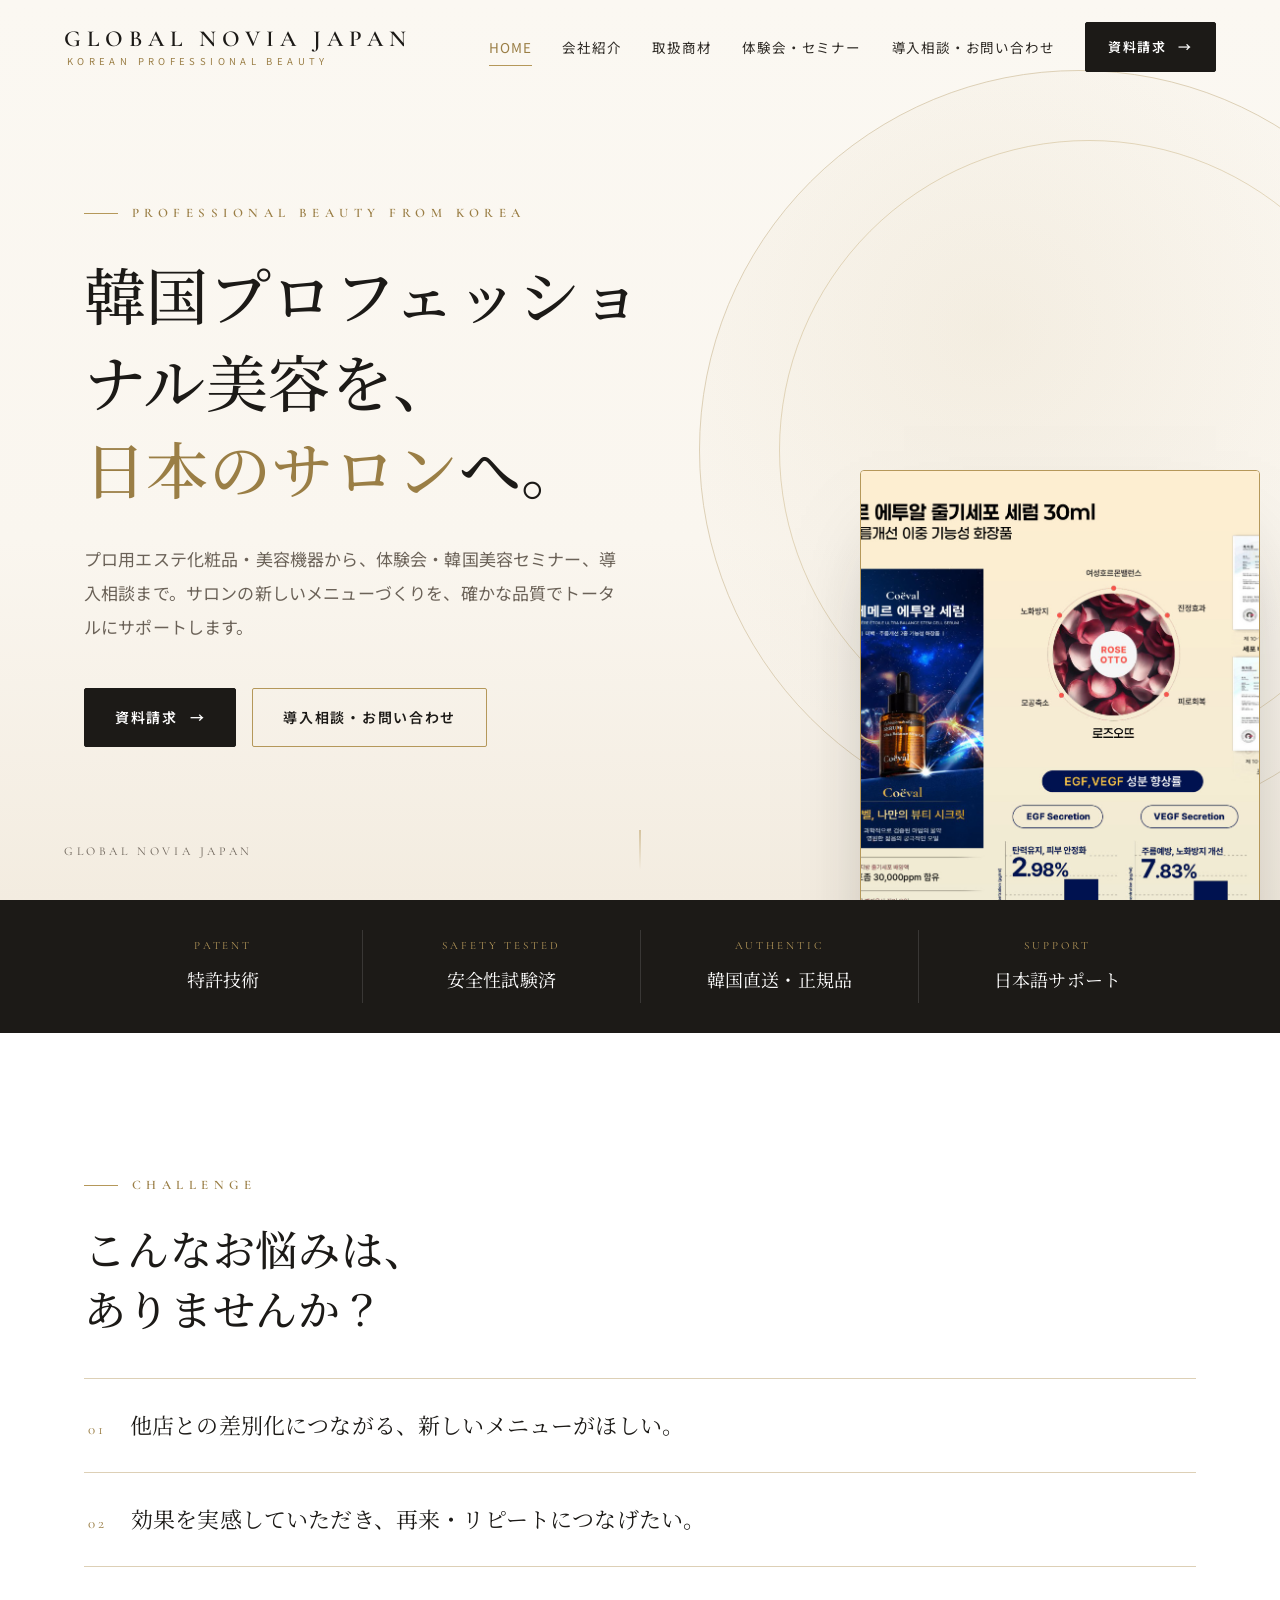
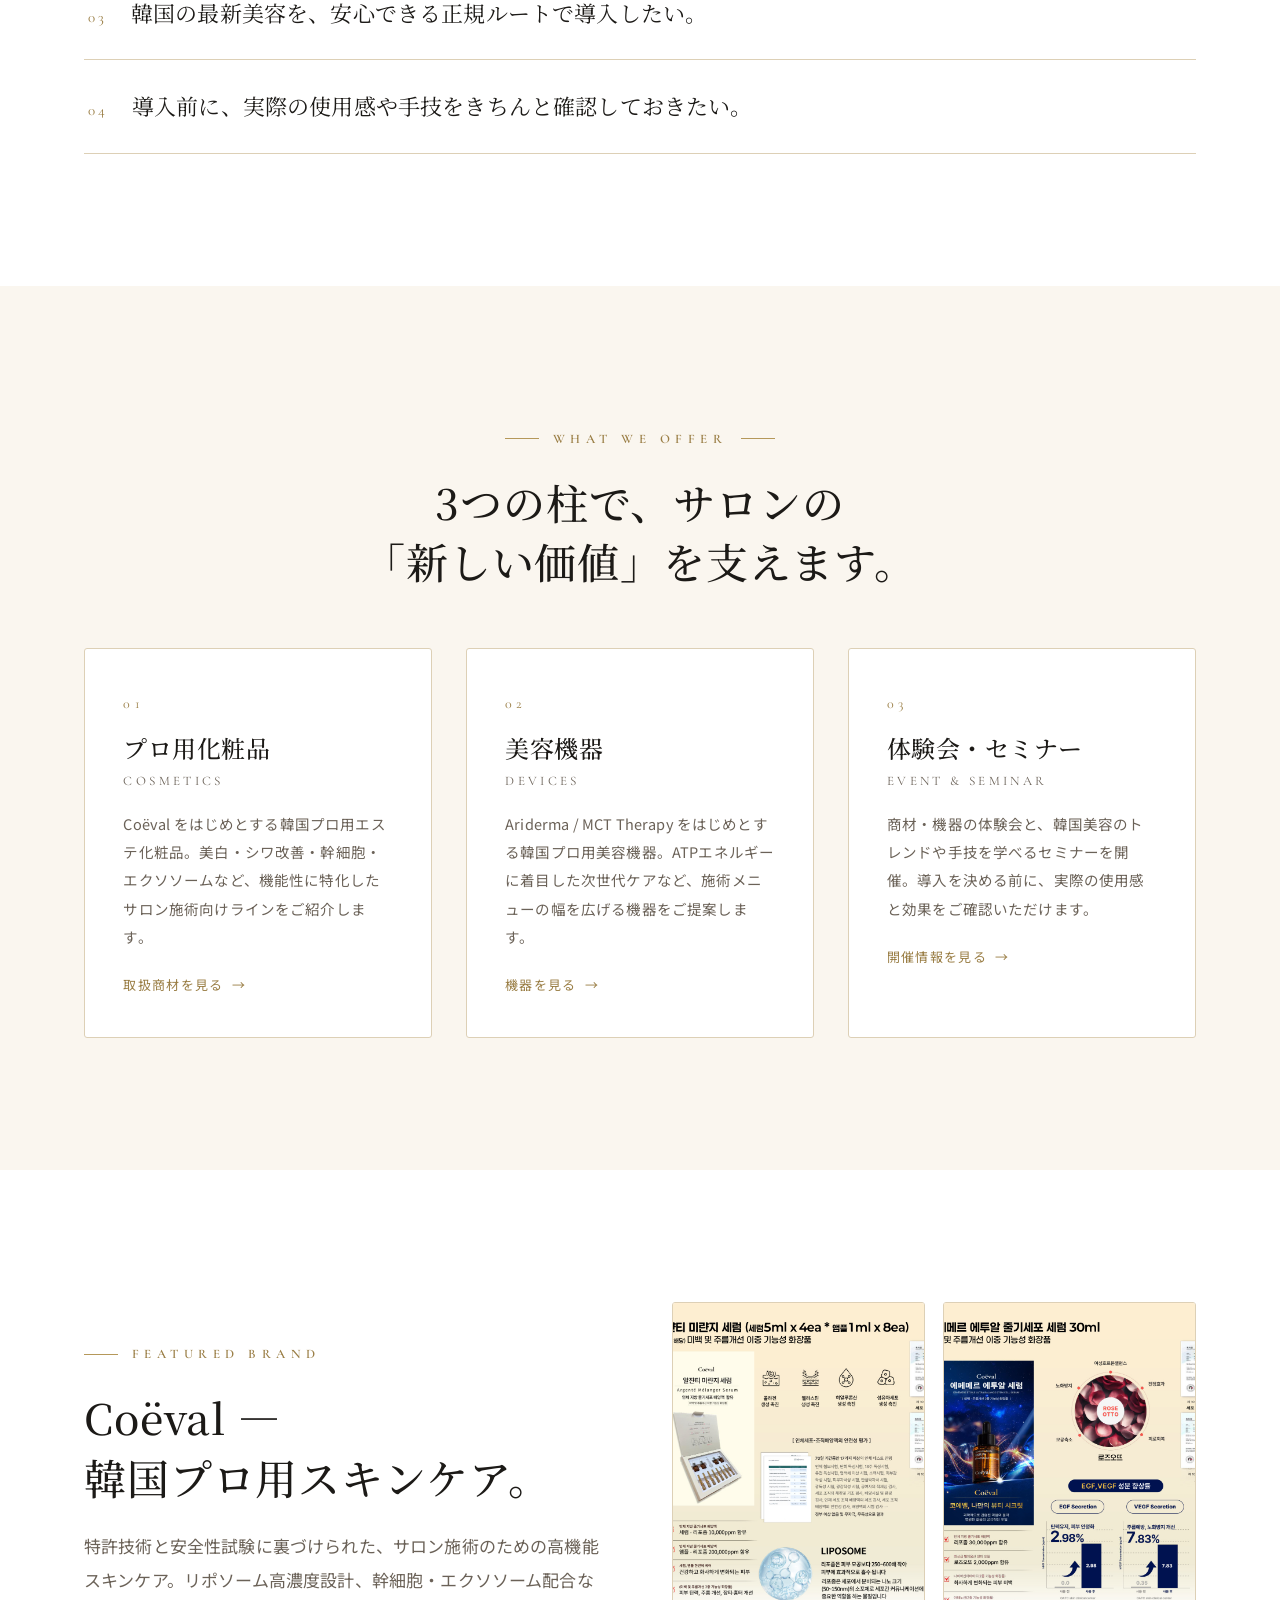
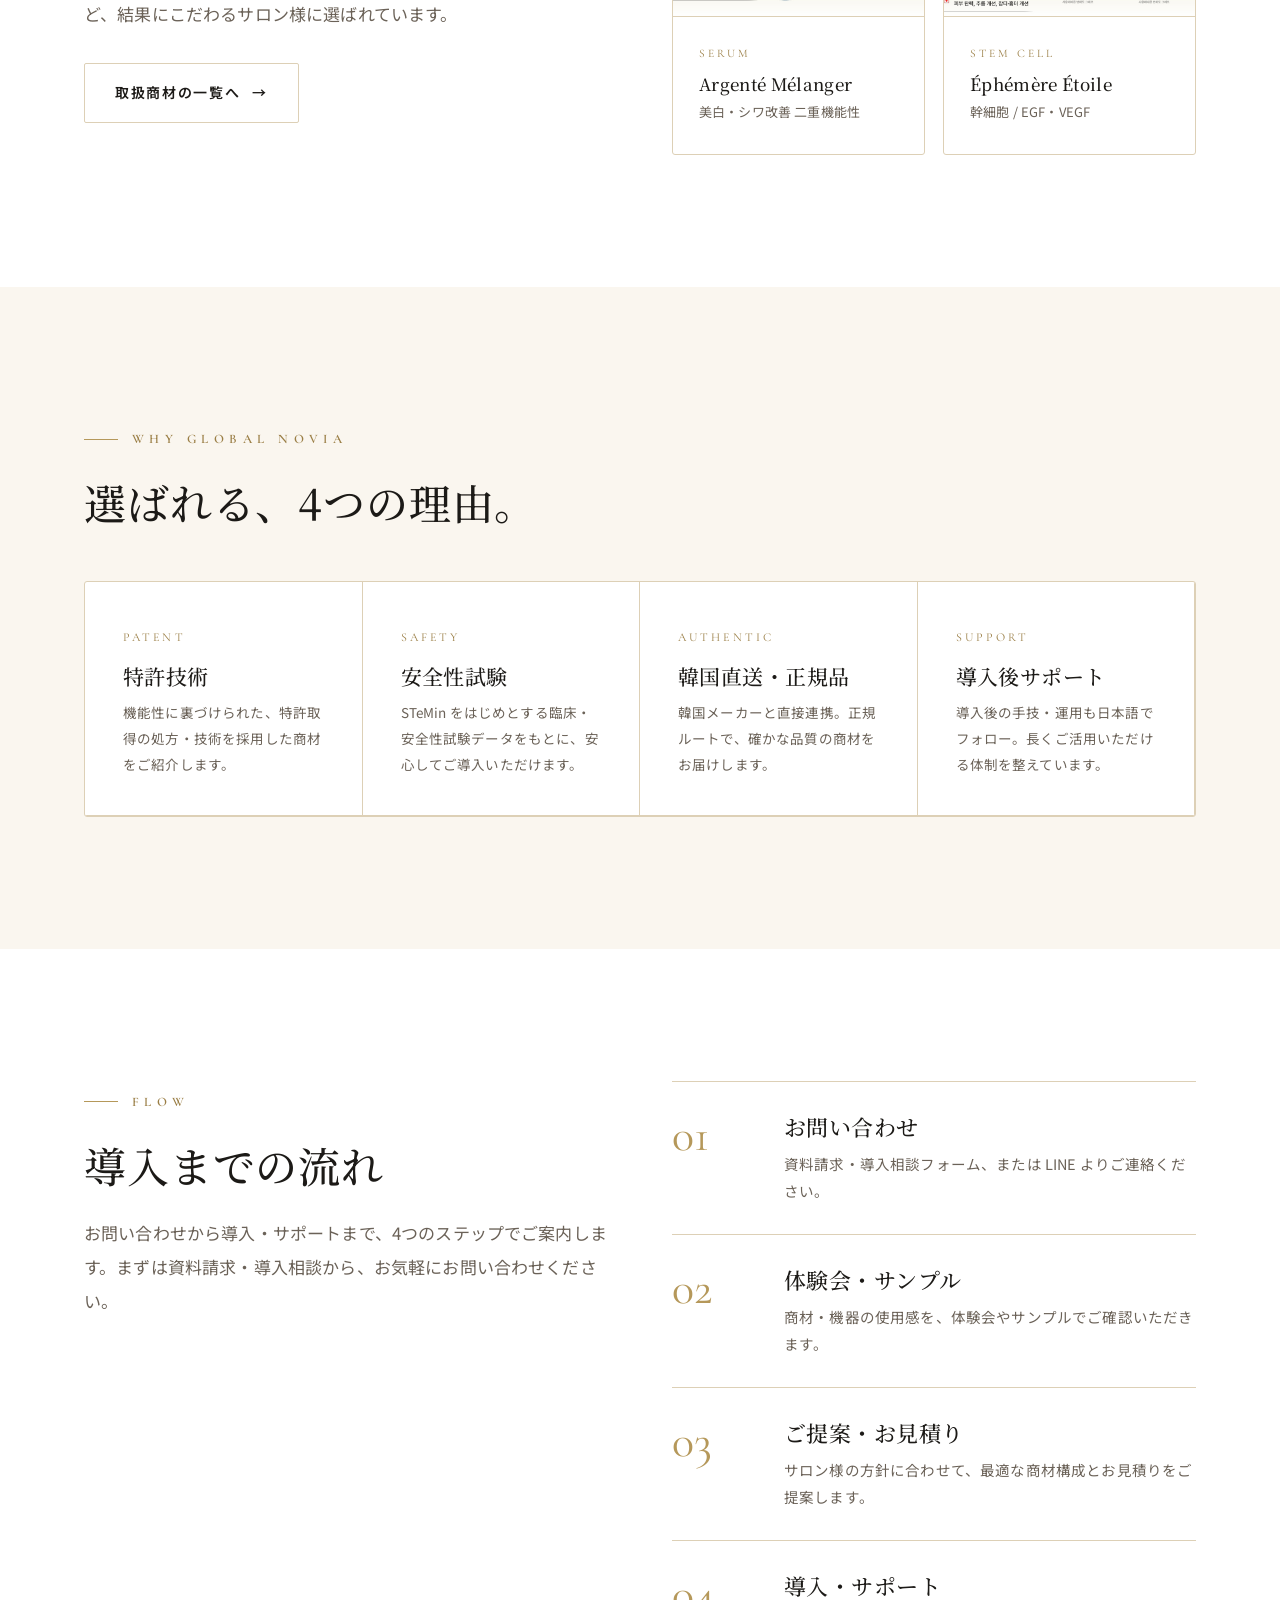
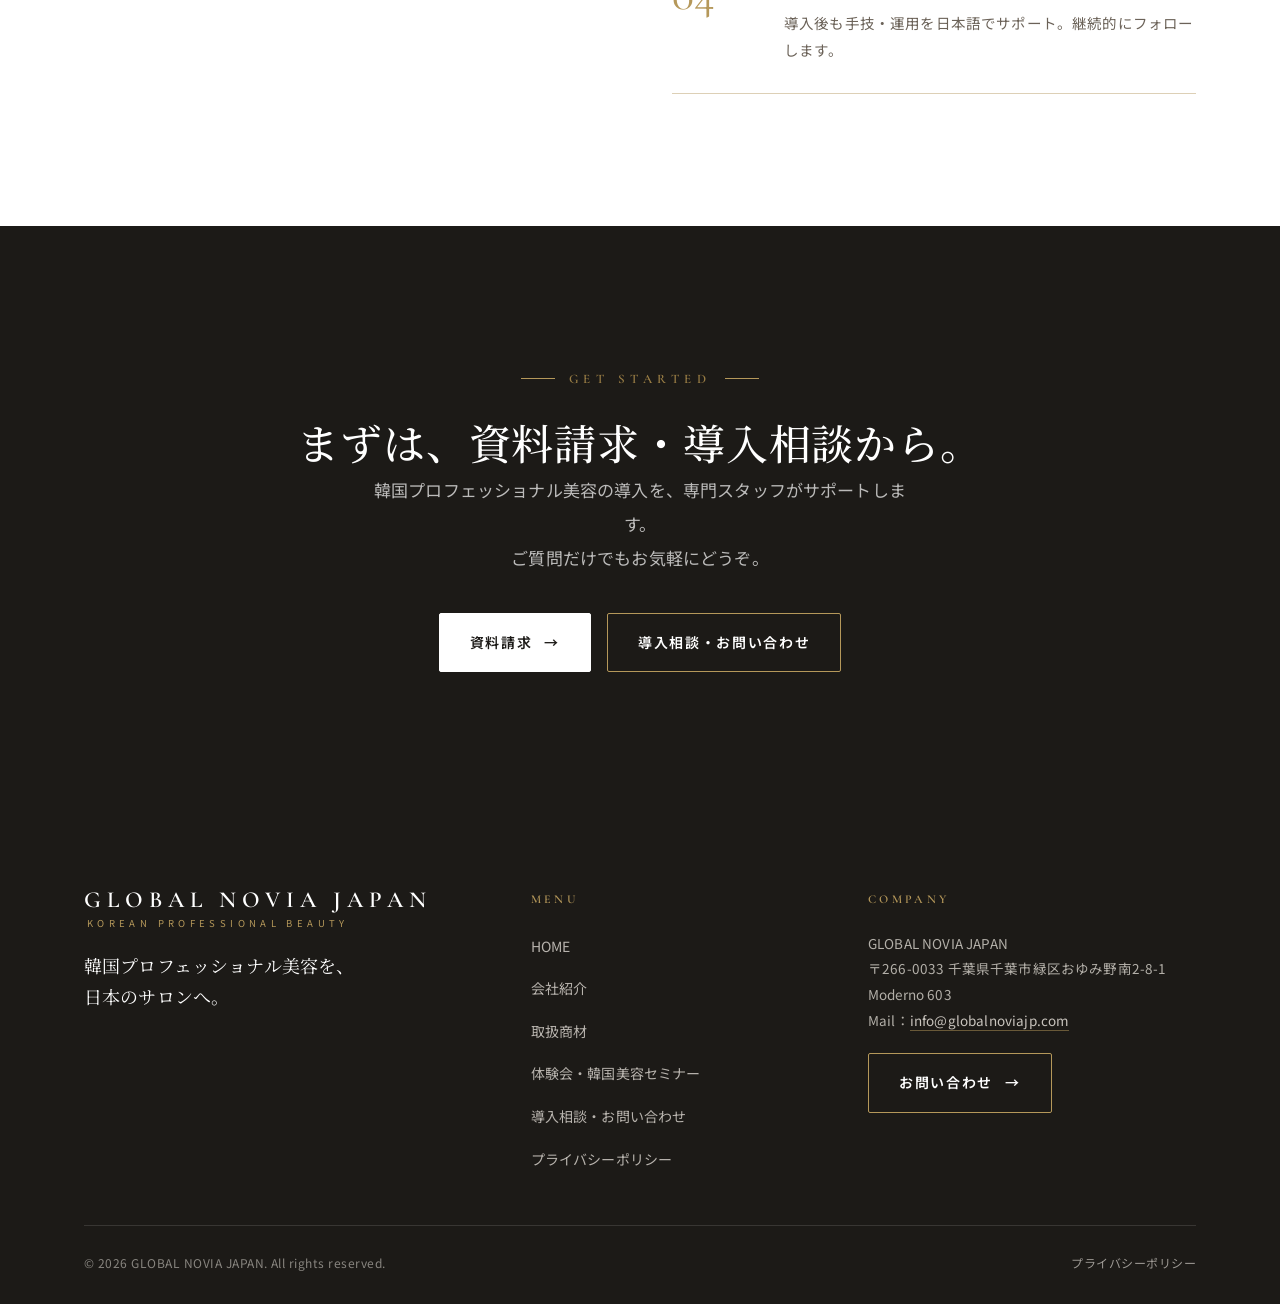
<file: index.html>
<!doctype html>
<html lang="ja">
<head>
<meta charset="utf-8" />
<meta name="viewport" content="width=device-width, initial-scale=1" />
<title>GLOBAL NOVIA JAPAN｜韓国プロ用エステ化粧品・美容機器の導入</title>
<meta name="description" content="韓国プロフェッショナル美容を、日本のサロンへ。プロ用エステ化粧品・美容機器の導入相談、体験会、韓国美容セミナーをご案内する GLOBAL NOVIA JAPAN の公式サイトです。" />
<meta name="keywords" content="韓国プロフェッショナル美容,韓国エステ化粧品,業務用エステ化粧品,エステサロン 導入,韓国美容セミナー,美容機器 導入相談,Coëval,MCT Therapy" />
<meta property="og:title" content="GLOBAL NOVIA JAPAN｜韓国プロ用エステ化粧品・美容機器の導入" />
<meta property="og:description" content="韓国プロフェッショナル美容を、日本のサロンへ。プロ用化粧品・美容機器・体験会・韓国美容セミナー・導入相談をトータルでご案内します。" />
<meta property="og:type" content="website" />
<meta property="og:locale" content="ja_JP" />
<link rel="preconnect" href="https://fonts.googleapis.com" />
<link rel="preconnect" href="https://fonts.gstatic.com" crossorigin />
<link href="https://fonts.googleapis.com/css2?family=Cormorant+Garamond:wght@500;600&family=Noto+Sans+JP:wght@400;500;700&family=Noto+Serif+JP:wght@400;500;600&display=swap" rel="stylesheet" />
<link rel="stylesheet" href="css/site.css" />
</head>
<body>

<!-- HEADER -->
<header class="site-header">
  <a href="index.html" class="brand" aria-label="GLOBAL NOVIA JAPAN">
    <span class="bn">GLOBAL NOVIA JAPAN</span>
    <span class="bs">Korean Professional Beauty</span>
  </a>
  <nav class="nav" aria-label="メインメニュー">
    <a class="navlink" href="index.html" aria-current="page">HOME</a>
    <a class="navlink" href="about.html">会社紹介</a>
    <a class="navlink" href="products.html">取扱商材</a>
    <a class="navlink" href="seminar.html">体験会・セミナー</a>
    <a class="navlink" href="contact.html">導入相談・お問い合わせ</a>
    <a class="btn" href="contact.html#shiryo">資料請求 <span class="ar">→</span></a>
  </nav>
  <button class="burger" aria-label="メニュー" aria-expanded="false"><span></span><span></span><span></span></button>
</header>

<!-- HERO -->
<section class="hero">
  <div class="wrap">
    <div class="hero-inner">
      <span class="eyebrow reveal">Professional Beauty from Korea</span>
      <h1 class="reveal d1">
        <span class="jp">韓国プロフェッショナル美容を、</span>
        <span class="jp"><span class="accent">日本のサロン</span>へ。</span>
      </h1>
      <p class="lead reveal d2">プロ用エステ化粧品・美容機器から、体験会・韓国美容セミナー、導入相談まで。サロンの新しいメニューづくりを、確かな品質でトータルにサポートします。</p>
      <div class="btn-row reveal d3">
        <a class="btn" href="contact.html#shiryo">資料請求 <span class="ar">→</span></a>
        <a class="btn btn--gold" href="contact.html">導入相談・お問い合わせ</a>
      </div>
    </div>
    <figure class="hero-visual reveal d2" aria-hidden="true">
      <img src="assets/products/coeval-ephemere.jpg" alt="Coëval プロ用スキンケア" />
      <figcaption>Coëval — Professional Skincare</figcaption>
    </figure>
  </div>
  <span class="hero-meta">GLOBAL NOVIA JAPAN</span>
  <div class="scrollcue"><span class="ln"></span></div>
</section>

<!-- 信頼の指標 strip -->
<section class="trust-strip">
  <div class="wrap">
    <div class="trust-grid">
      <div><span class="en">Patent</span><span class="ja">特許技術</span></div>
      <div><span class="en">Safety Tested</span><span class="ja">安全性試験済</span></div>
      <div><span class="en">Authentic</span><span class="ja">韓国直送・正規品</span></div>
      <div><span class="en">Support</span><span class="ja">日本語サポート</span></div>
    </div>
  </div>
</section>

<!-- 課題提起 -->
<section class="section alt">
  <div class="wrap">
    <div class="sect-head reveal">
      <span class="eyebrow">Challenge</span>
      <h2 class="h-sect">こんなお悩みは、<br>ありませんか？</h2>
    </div>
    <ul class="problem-list reveal d1">
      <li><span class="q">01</span><span class="t">他店との差別化につながる、新しいメニューがほしい。</span></li>
      <li><span class="q">02</span><span class="t">効果を実感していただき、再来・リピートにつなげたい。</span></li>
      <li><span class="q">03</span><span class="t">韓国の最新美容を、安心できる正規ルートで導入したい。</span></li>
      <li><span class="q">04</span><span class="t">導入前に、実際の使用感や手技をきちんと確認しておきたい。</span></li>
    </ul>
  </div>
</section>

<!-- 提供価値 3本柱 -->
<section class="section">
  <div class="wrap">
    <div class="sect-head is-center reveal">
      <span class="eyebrow is-center">What We Offer</span>
      <h2 class="h-sect">3つの柱で、サロンの<br>「新しい価値」を支えます。</h2>
    </div>
    <div class="grid g-3" style="margin-top:56px">
      <article class="card reveal">
        <span class="idx">01</span>
        <h3>プロ用化粧品</h3>
        <span class="en">Cosmetics</span>
        <p>Coëval をはじめとする韓国プロ用エステ化粧品。美白・シワ改善・幹細胞・エクソソームなど、機能性に特化したサロン施術向けラインをご紹介します。</p>
        <a class="more" href="products.html">取扱商材を見る <span class="ar">→</span></a>
      </article>
      <article class="card reveal d1">
        <span class="idx">02</span>
        <h3>美容機器</h3>
        <span class="en">Devices</span>
        <p>Ariderma / MCT Therapy をはじめとする韓国プロ用美容機器。ATPエネルギーに着目した次世代ケアなど、施術メニューの幅を広げる機器をご提案します。</p>
        <a class="more" href="products.html#devices">機器を見る <span class="ar">→</span></a>
      </article>
      <article class="card reveal d2">
        <span class="idx">03</span>
        <h3>体験会・セミナー</h3>
        <span class="en">Event &amp; Seminar</span>
        <p>商材・機器の体験会と、韓国美容のトレンドや手技を学べるセミナーを開催。導入を決める前に、実際の使用感と効果をご確認いただけます。</p>
        <a class="more" href="seminar.html">開催情報を見る <span class="ar">→</span></a>
      </article>
    </div>
  </div>
</section>

<!-- 取扱商材ハイライト -->
<section class="section alt">
  <div class="wrap">
    <div class="split">
      <div class="reveal">
        <span class="eyebrow">Featured Brand</span>
        <h2 class="h-sect">Coëval ―<br>韓国プロ用スキンケア。</h2>
        <p class="lead" style="margin-top:22px">特許技術と安全性試験に裏づけられた、サロン施術のための高機能スキンケア。リポソーム高濃度設計、幹細胞・エクソソーム配合など、結果にこだわるサロン様に選ばれています。</p>
        <div class="btn-row" style="margin-top:32px">
          <a class="btn btn--ghost" href="products.html">取扱商材の一覧へ <span class="ar">→</span></a>
        </div>
      </div>
      <div class="grid g-2 reveal d1" style="gap:18px">
        <div class="prod" style="grid-column:auto">
          <div class="ph"><img src="assets/products/coeval-argente.jpg" alt="Coëval アルジャンテ ミラージュ セラム アンプル" /></div>
          <div class="body"><span class="tag">Serum</span><h3 style="font-size:17px;margin-top:8px">Argenté Mélanger</h3><p class="ja">美白・シワ改善 二重機能性</p></div>
        </div>
        <div class="prod">
          <div class="ph"><img src="assets/products/coeval-ephemere.jpg" alt="Coëval エペメル エトワル 幹細胞セラム" /></div>
          <div class="body"><span class="tag">Stem Cell</span><h3 style="font-size:17px;margin-top:8px">Éphémère Étoile</h3><p class="ja">幹細胞 / EGF・VEGF</p></div>
        </div>
      </div>
    </div>
  </div>
</section>

<!-- 選ばれる理由 -->
<section class="section">
  <div class="wrap">
    <div class="sect-head reveal">
      <span class="eyebrow">Why GLOBAL NOVIA</span>
      <h2 class="h-sect">選ばれる、4つの理由。</h2>
    </div>
    <div class="reasons reveal d1" style="margin-top:48px">
      <div><span class="en">Patent</span><h3>特許技術</h3><p>機能性に裏づけられた、特許取得の処方・技術を採用した商材をご紹介します。</p></div>
      <div><span class="en">Safety</span><h3>安全性試験</h3><p>STeMin をはじめとする臨床・安全性試験データをもとに、安心してご導入いただけます。</p></div>
      <div><span class="en">Authentic</span><h3>韓国直送・正規品</h3><p>韓国メーカーと直接連携。正規ルートで、確かな品質の商材をお届けします。</p></div>
      <div><span class="en">Support</span><h3>導入後サポート</h3><p>導入後の手技・運用も日本語でフォロー。長くご活用いただける体制を整えています。</p></div>
    </div>
  </div>
</section>

<!-- 導入の流れ -->
<section class="section alt">
  <div class="wrap">
    <div class="split" style="align-items:start">
      <div class="reveal">
        <span class="eyebrow">Flow</span>
        <h2 class="h-sect">導入までの流れ</h2>
        <p class="lead" style="margin-top:20px">お問い合わせから導入・サポートまで、4つのステップでご案内します。まずは資料請求・導入相談から、お気軽にお問い合わせください。</p>
      </div>
      <div class="steps reveal d1">
        <div class="step"><span class="no">01</span><div><h3>お問い合わせ</h3><p>資料請求・導入相談フォーム、または LINE よりご連絡ください。</p></div></div>
        <div class="step"><span class="no">02</span><div><h3>体験会・サンプル</h3><p>商材・機器の使用感を、体験会やサンプルでご確認いただきます。</p></div></div>
        <div class="step"><span class="no">03</span><div><h3>ご提案・お見積り</h3><p>サロン様の方針に合わせて、最適な商材構成とお見積りをご提案します。</p></div></div>
        <div class="step"><span class="no">04</span><div><h3>導入・サポート</h3><p>導入後も手技・運用を日本語でサポート。継続的にフォローします。</p></div></div>
      </div>
    </div>
  </div>
</section>

<!-- CTA band -->
<section class="section cta-band">
  <div class="wrap reveal">
    <span class="eyebrow is-center">Get Started</span>
    <h2 class="h-sect">まずは、資料請求・導入相談から。</h2>
    <p class="lead">韓国プロフェッショナル美容の導入を、専門スタッフがサポートします。<br>ご質問だけでもお気軽にどうぞ。</p>
    <div class="btn-row is-center">
      <a class="btn btn--light" href="contact.html#shiryo">資料請求 <span class="ar">→</span></a>
      <a class="btn btn--gold" style="color:#fff;border-color:var(--gold)" href="contact.html">導入相談・お問い合わせ</a>
    </div>
  </div>
</section>

<!-- FOOTER -->
<footer class="site-footer">
  <div class="wrap">
    <div class="footer-top">
      <div>
        <span class="brand"><span class="bn">GLOBAL NOVIA JAPAN</span><span class="bs">Korean Professional Beauty</span></span>
        <p class="footer-tag">韓国プロフェッショナル美容を、<br>日本のサロンへ。</p>
      </div>
      <div class="footer-col">
        <h4>Menu</h4>
        <ul>
          <li><a href="index.html">HOME</a></li>
          <li><a href="about.html">会社紹介</a></li>
          <li><a href="products.html">取扱商材</a></li>
          <li><a href="seminar.html">体験会・韓国美容セミナー</a></li>
          <li><a href="contact.html">導入相談・お問い合わせ</a></li>
          <li><a href="privacy.html">プライバシーポリシー</a></li>
        </ul>
      </div>
      <div class="footer-col footer-info">
        <h4>Company</h4>
        <p>
          GLOBAL NOVIA JAPAN<br>
          <span data-cms="site.address">〒266-0033 千葉県千葉市緑区おゆみ野南2-8-1 Moderno 603</span><br>
          Mail：<a href="mailto:info@globalnoviajp.com" data-cms="site.email" data-cms-href="site.email" data-cms-href-prefix="mailto:">info@globalnoviajp.com</a>
        </p>
        <a class="btn btn--gold" style="color:#fff;border-color:var(--gold)" href="contact.html">お問い合わせ <span class="ar">→</span></a>
      </div>
    </div>
    <div class="footer-bottom">
      <span>© <span data-year>2026</span> GLOBAL NOVIA JAPAN. All rights reserved.</span>
      <span><a href="privacy.html">プライバシーポリシー</a></span>
    </div>
  </div>
</footer>
<script src="js/site.js"></script>
<script src="js/cms.js"></script>
</body>
</html>
</file>
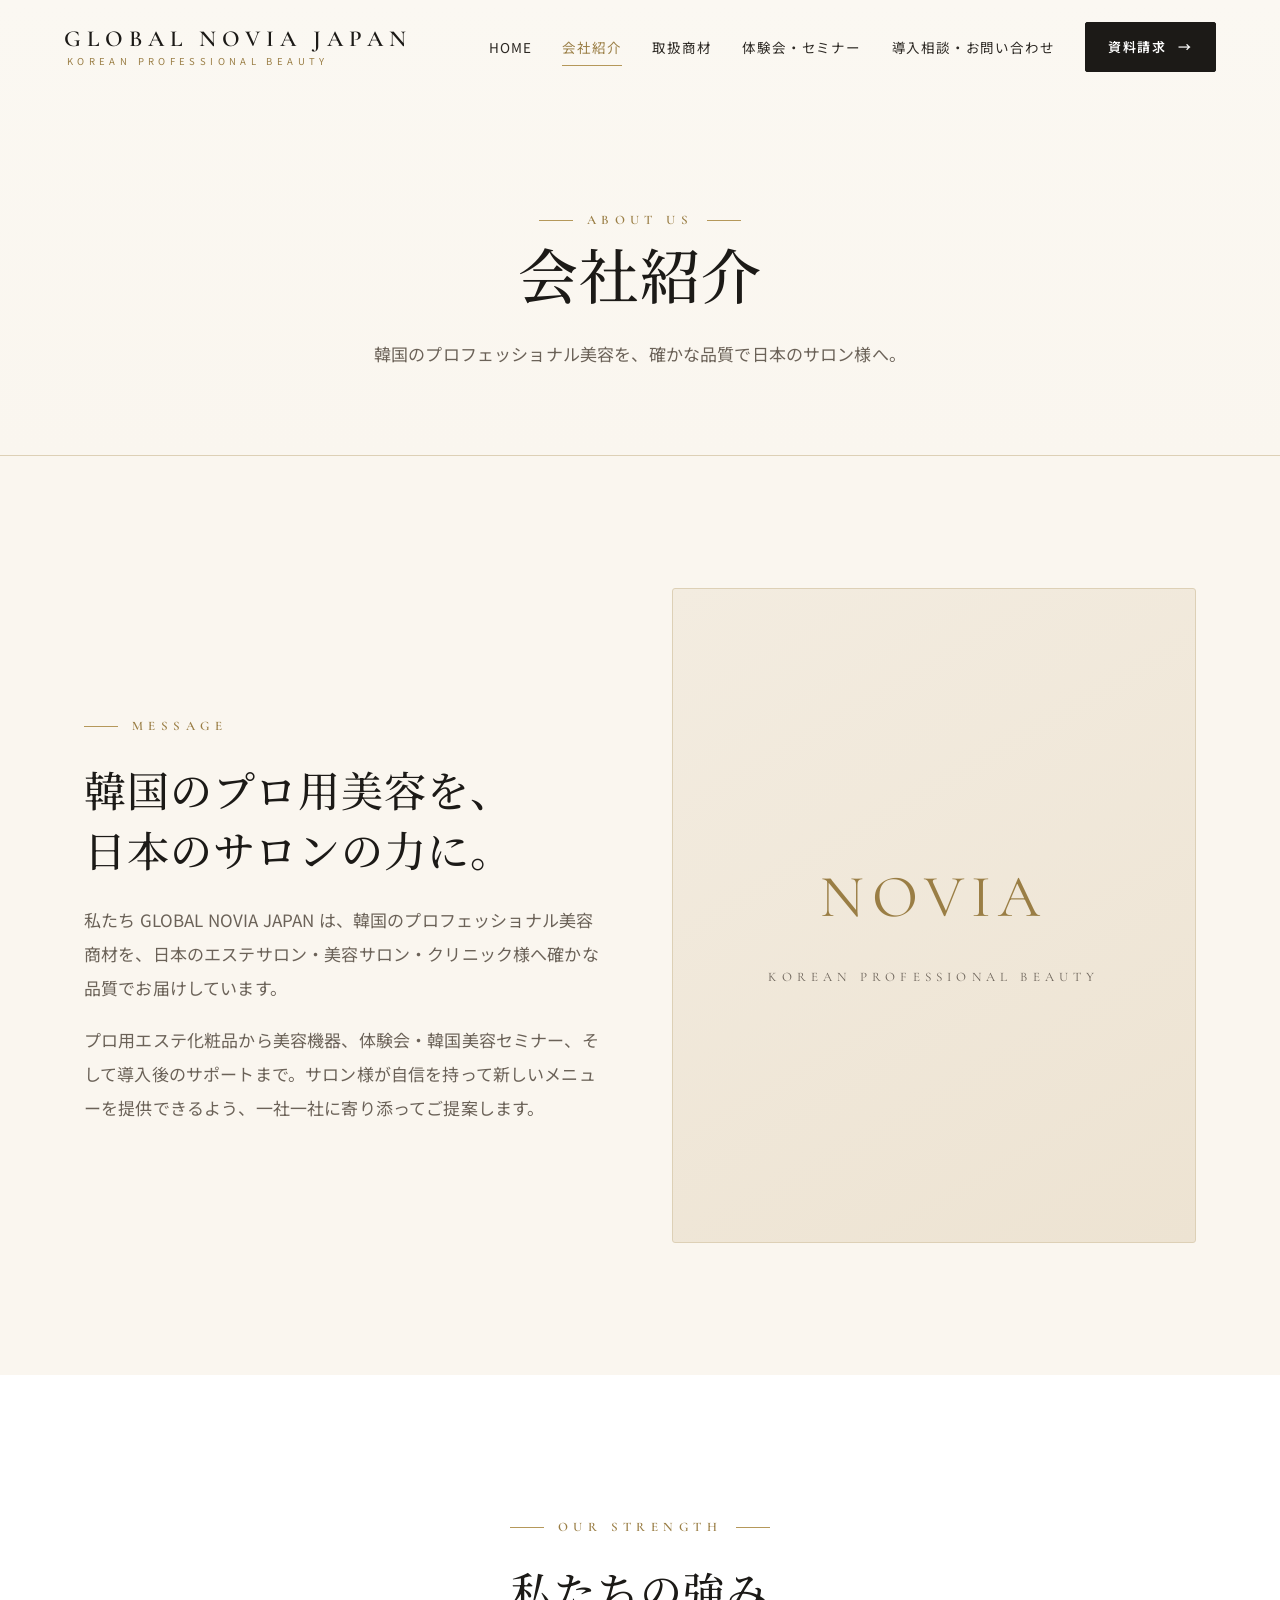
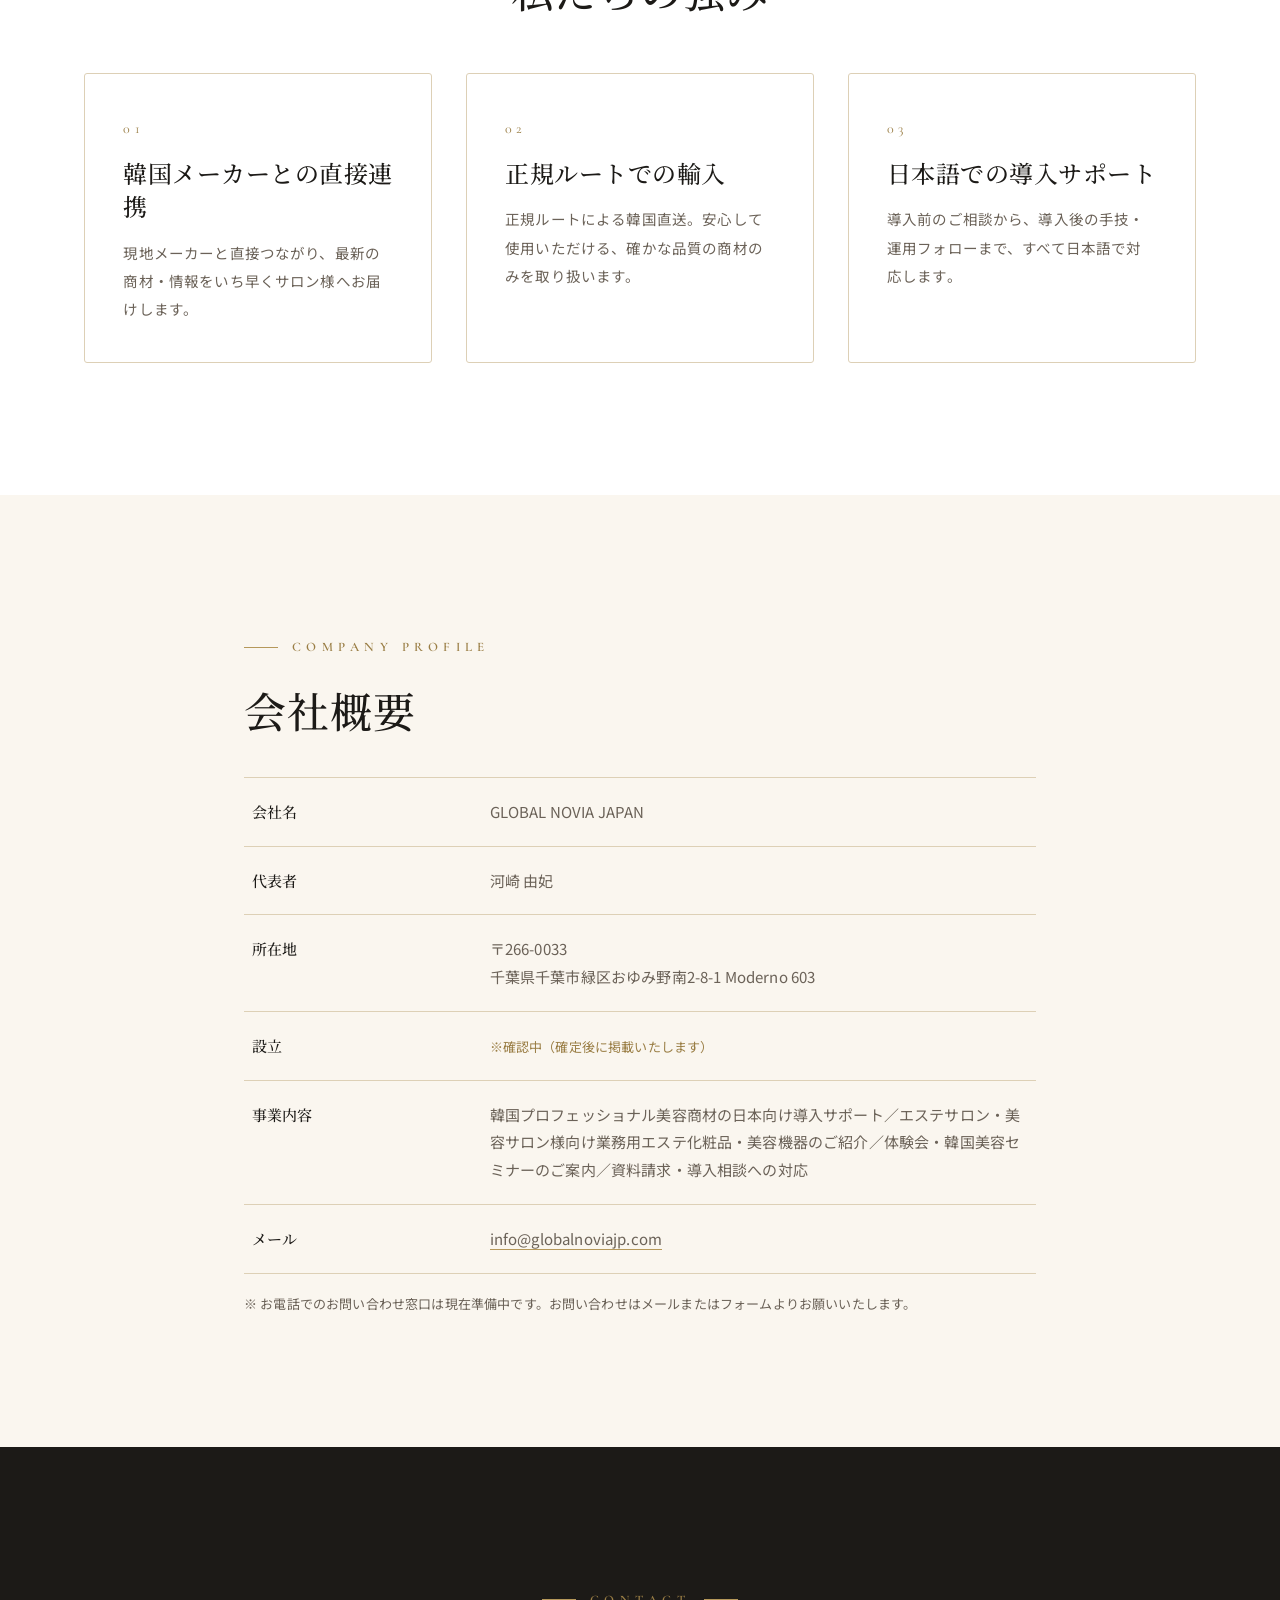
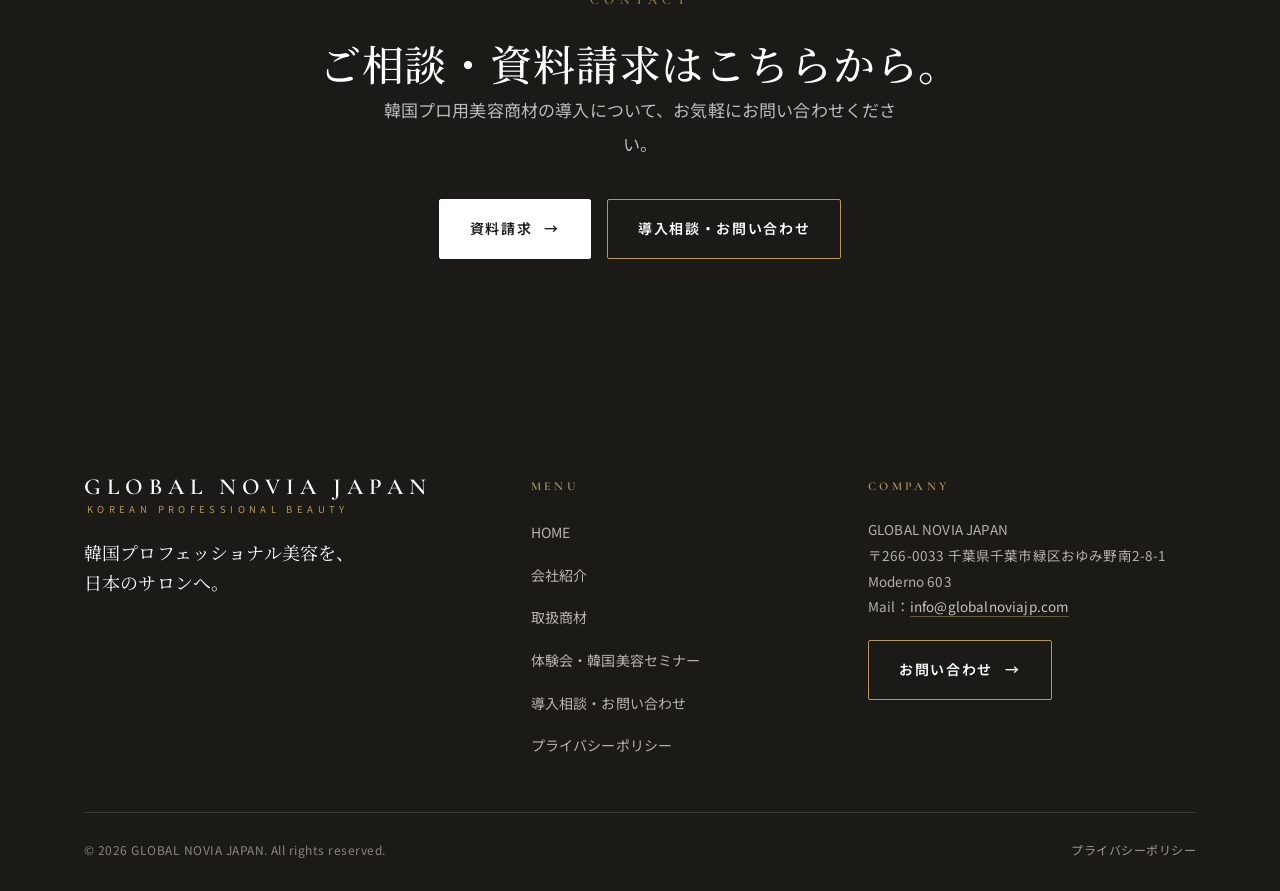
<file: about.html>
<!doctype html>
<html lang="ja">
<head>
<meta charset="utf-8" />
<meta name="viewport" content="width=device-width, initial-scale=1" />
<title>会社紹介｜GLOBAL NOVIA JAPAN</title>
<meta name="description" content="韓国のプロ用美容商材を日本のエステサロン・クリニックへご紹介する GLOBAL NOVIA JAPAN の会社案内。正規ルート・日本語サポートで、サロン様の導入を支えます。" />
<meta name="keywords" content="GLOBAL NOVIA JAPAN,会社紹介,韓国 エステ 化粧品 業務用,サロン 導入" />
<meta property="og:title" content="会社紹介｜GLOBAL NOVIA JAPAN" />
<meta property="og:type" content="website" />
<meta property="og:locale" content="ja_JP" />
<link rel="preconnect" href="https://fonts.googleapis.com" />
<link rel="preconnect" href="https://fonts.gstatic.com" crossorigin />
<link href="https://fonts.googleapis.com/css2?family=Cormorant+Garamond:wght@500;600&family=Noto+Sans+JP:wght@400;500;700&family=Noto+Serif+JP:wght@400;500;600&display=swap" rel="stylesheet" />
<link rel="stylesheet" href="css/site.css" />
</head>
<body>

<header class="site-header">
  <a href="index.html" class="brand" aria-label="GLOBAL NOVIA JAPAN">
    <span class="bn">GLOBAL NOVIA JAPAN</span>
    <span class="bs">Korean Professional Beauty</span>
  </a>
  <nav class="nav" aria-label="メインメニュー">
    <a class="navlink" href="index.html">HOME</a>
    <a class="navlink" href="about.html" aria-current="page">会社紹介</a>
    <a class="navlink" href="products.html">取扱商材</a>
    <a class="navlink" href="seminar.html">体験会・セミナー</a>
    <a class="navlink" href="contact.html">導入相談・お問い合わせ</a>
    <a class="btn" href="contact.html#shiryo">資料請求 <span class="ar">→</span></a>
  </nav>
  <button class="burger" aria-label="メニュー" aria-expanded="false"><span></span><span></span><span></span></button>
</header>

<section class="page-hero">
  <div class="wrap">
    <span class="eyebrow is-center reveal">About Us</span>
    <h1 class="h-display reveal d1">会社紹介</h1>
    <p class="lead is-center reveal d2">韓国のプロフェッショナル美容を、確かな品質で日本のサロン様へ。</p>
  </div>
</section>

<!-- メッセージ -->
<section class="section">
  <div class="wrap">
    <div class="split">
      <div class="reveal">
        <span class="eyebrow">Message</span>
        <h2 class="h-sect">韓国のプロ用美容を、<br>日本のサロンの力に。</h2>
        <p class="lead" style="margin-top:24px">私たち GLOBAL NOVIA JAPAN は、韓国のプロフェッショナル美容商材を、日本のエステサロン・美容サロン・クリニック様へ確かな品質でお届けしています。</p>
        <p class="lead" style="margin-top:18px">プロ用エステ化粧品から美容機器、体験会・韓国美容セミナー、そして導入後のサポートまで。サロン様が自信を持って新しいメニューを提供できるよう、一社一社に寄り添ってご提案します。</p>
      </div>
      <div class="fig editorial reveal d1" style="border:1px solid var(--line);border-radius:3px;overflow:hidden;aspect-ratio:4/5;display:grid;place-items:center;background:linear-gradient(150deg,var(--beige-soft),var(--beige))">
        <div class="mk">NOVIA<small>Korean Professional Beauty</small></div>
      </div>
    </div>
  </div>
</section>

<!-- 私たちの強み -->
<section class="section alt">
  <div class="wrap">
    <div class="sect-head is-center reveal">
      <span class="eyebrow is-center">Our Strength</span>
      <h2 class="h-sect">私たちの強み</h2>
    </div>
    <div class="grid g-3 reveal d1" style="margin-top:52px">
      <article class="card">
        <span class="idx">01</span><h3>韓国メーカーとの直接連携</h3>
        <p>現地メーカーと直接つながり、最新の商材・情報をいち早くサロン様へお届けします。</p>
      </article>
      <article class="card">
        <span class="idx">02</span><h3>正規ルートでの輸入</h3>
        <p>正規ルートによる韓国直送。安心して使用いただける、確かな品質の商材のみを取り扱います。</p>
      </article>
      <article class="card">
        <span class="idx">03</span><h3>日本語での導入サポート</h3>
        <p>導入前のご相談から、導入後の手技・運用フォローまで、すべて日本語で対応します。</p>
      </article>
    </div>
  </div>
</section>

<!-- 会社概要 -->
<section class="section">
  <div class="wrap" style="max-width:920px">
    <div class="sect-head reveal">
      <span class="eyebrow">Company Profile</span>
      <h2 class="h-sect">会社概要</h2>
    </div>
    <table class="info-table reveal d1" style="margin-top:36px">
      <tbody>
        <tr><th>会社名</th><td>GLOBAL NOVIA JAPAN</td></tr>
        <tr><th>代表者</th><td>河崎 由妃</td></tr>
        <tr><th>所在地</th><td>〒266-0033<br>千葉県千葉市緑区おゆみ野南2-8-1 Moderno 603</td></tr>
        <tr><th>設立</th><td><span class="tbd">※確認中（確定後に掲載いたします）</span></td></tr>
        <tr><th>事業内容</th><td>韓国プロフェッショナル美容商材の日本向け導入サポート／エステサロン・美容サロン様向け業務用エステ化粧品・美容機器のご紹介／体験会・韓国美容セミナーのご案内／資料請求・導入相談への対応</td></tr>
        <tr><th>メール</th><td><a href="mailto:info@globalnoviajp.com" style="border-bottom:1px solid var(--gold)">info@globalnoviajp.com</a></td></tr>
      </tbody>
    </table>
    <p class="form-note reveal">※ お電話でのお問い合わせ窓口は現在準備中です。お問い合わせはメールまたはフォームよりお願いいたします。</p>
  </div>
</section>

<!-- CTA -->
<section class="section cta-band">
  <div class="wrap reveal">
    <span class="eyebrow is-center">Contact</span>
    <h2 class="h-sect">ご相談・資料請求はこちらから。</h2>
    <p class="lead">韓国プロ用美容商材の導入について、お気軽にお問い合わせください。</p>
    <div class="btn-row is-center">
      <a class="btn btn--light" href="contact.html#shiryo">資料請求 <span class="ar">→</span></a>
      <a class="btn btn--gold" style="color:#fff;border-color:var(--gold)" href="contact.html">導入相談・お問い合わせ</a>
    </div>
  </div>
</section>

<footer class="site-footer">
  <div class="wrap">
    <div class="footer-top">
      <div>
        <span class="brand"><span class="bn">GLOBAL NOVIA JAPAN</span><span class="bs">Korean Professional Beauty</span></span>
        <p class="footer-tag">韓国プロフェッショナル美容を、<br>日本のサロンへ。</p>
      </div>
      <div class="footer-col">
        <h4>Menu</h4>
        <ul>
          <li><a href="index.html">HOME</a></li>
          <li><a href="about.html">会社紹介</a></li>
          <li><a href="products.html">取扱商材</a></li>
          <li><a href="seminar.html">体験会・韓国美容セミナー</a></li>
          <li><a href="contact.html">導入相談・お問い合わせ</a></li>
          <li><a href="privacy.html">プライバシーポリシー</a></li>
        </ul>
      </div>
      <div class="footer-col footer-info">
        <h4>Company</h4>
        <p>
          GLOBAL NOVIA JAPAN<br>
          <span data-cms="site.address">〒266-0033 千葉県千葉市緑区おゆみ野南2-8-1 Moderno 603</span><br>
          Mail：<a href="mailto:info@globalnoviajp.com" data-cms="site.email" data-cms-href="site.email" data-cms-href-prefix="mailto:">info@globalnoviajp.com</a>
        </p>
        <a class="btn btn--gold" style="color:#fff;border-color:var(--gold)" href="contact.html">お問い合わせ <span class="ar">→</span></a>
      </div>
    </div>
    <div class="footer-bottom">
      <span>© <span data-year>2026</span> GLOBAL NOVIA JAPAN. All rights reserved.</span>
      <span><a href="privacy.html">プライバシーポリシー</a></span>
    </div>
  </div>
</footer>
<script src="js/site.js"></script>
<script src="js/cms.js"></script>
</body>
</html>
</file>
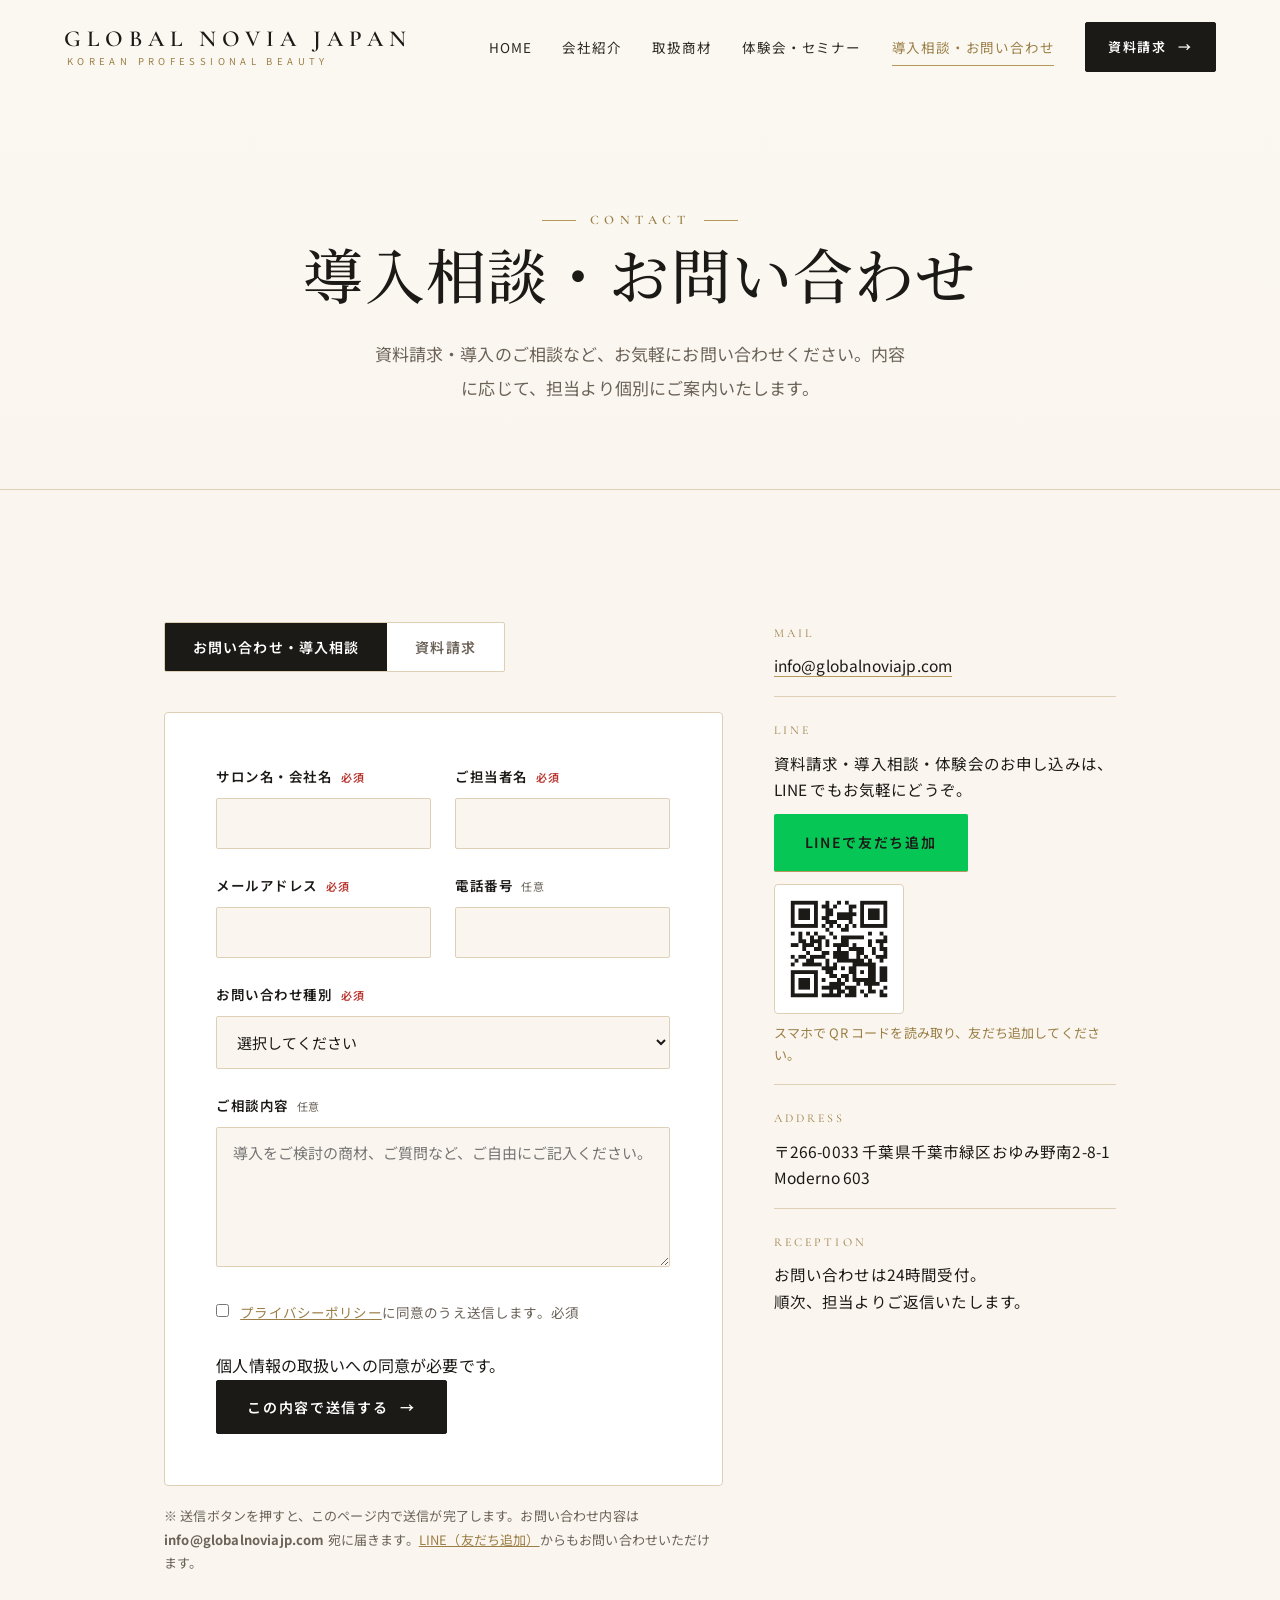
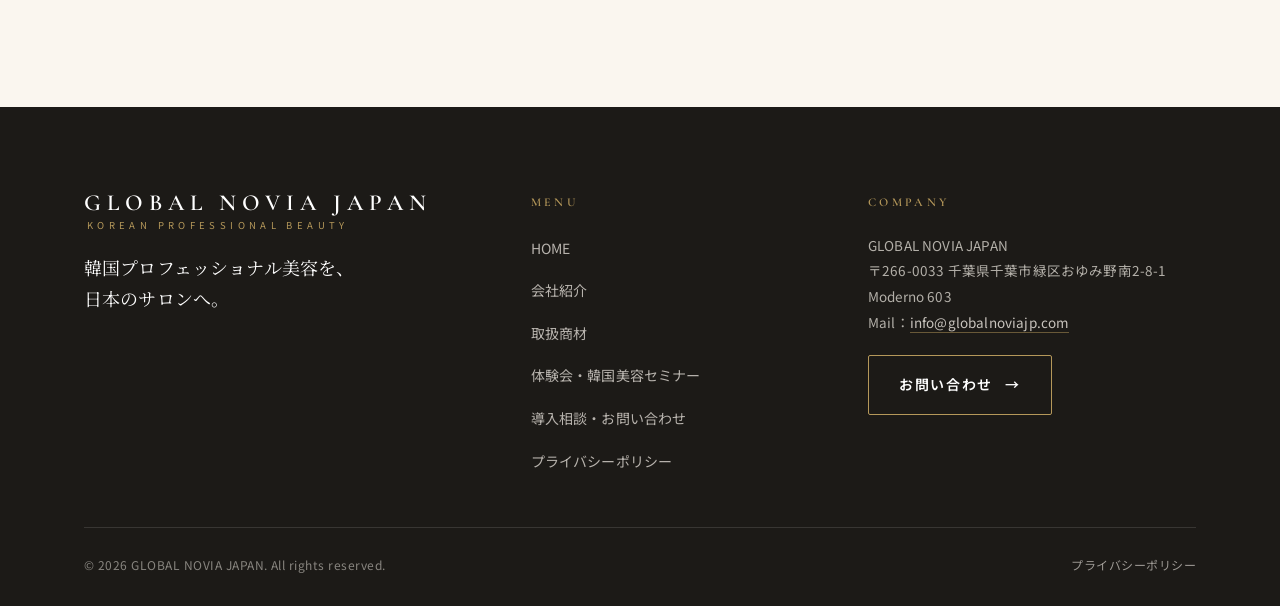
<file: contact.html>
<!doctype html>
<html lang="ja">
<head>
<meta charset="utf-8" />
<meta name="viewport" content="width=device-width, initial-scale=1" />
<title>導入相談・お問い合わせ・資料請求｜GLOBAL NOVIA JAPAN</title>
<meta name="description" content="資料請求・導入相談はこちら。韓国プロ用美容商材の導入を、専門スタッフがサポートします。お問い合わせフォーム・資料請求フォームよりお気軽にご連絡ください。" />
<meta name="keywords" content="導入相談,資料請求,お問い合わせ,韓国 エステ 化粧品 業務用,美容機器 導入相談,GLOBAL NOVIA JAPAN" />
<meta property="og:title" content="導入相談・お問い合わせ・資料請求｜GLOBAL NOVIA JAPAN" />
<meta property="og:type" content="website" />
<meta property="og:locale" content="ja_JP" />
<link rel="preconnect" href="https://fonts.googleapis.com" />
<link rel="preconnect" href="https://fonts.gstatic.com" crossorigin />
<link href="https://fonts.googleapis.com/css2?family=Cormorant+Garamond:wght@500;600&family=Noto+Sans+JP:wght@400;500;700&family=Noto+Serif+JP:wght@400;500;600&display=swap" rel="stylesheet" />
<link rel="stylesheet" href="css/site.css" />
</head>
<body>

<header class="site-header">
  <a href="index.html" class="brand" aria-label="GLOBAL NOVIA JAPAN">
    <span class="bn">GLOBAL NOVIA JAPAN</span>
    <span class="bs">Korean Professional Beauty</span>
  </a>
  <nav class="nav" aria-label="メインメニュー">
    <a class="navlink" href="index.html">HOME</a>
    <a class="navlink" href="about.html">会社紹介</a>
    <a class="navlink" href="products.html">取扱商材</a>
    <a class="navlink" href="seminar.html">体験会・セミナー</a>
    <a class="navlink" href="contact.html" aria-current="page">導入相談・お問い合わせ</a>
    <a class="btn" href="contact.html#shiryo">資料請求 <span class="ar">→</span></a>
  </nav>
  <button class="burger" aria-label="メニュー" aria-expanded="false"><span></span><span></span><span></span></button>
</header>

<section class="page-hero">
  <div class="wrap">
    <span class="eyebrow is-center reveal">Contact</span>
    <h1 class="h-display reveal d1">導入相談・お問い合わせ</h1>
    <p class="lead is-center reveal d2">資料請求・導入のご相談など、お気軽にお問い合わせください。内容に応じて、担当より個別にご案内いたします。</p>
  </div>
</section>

<section class="section">
  <div class="wrap" style="max-width:1080px">
    <div class="split" style="grid-template-columns:1.55fr .95fr;align-items:start;gap:clamp(32px,4vw,64px)">

      <!-- FORMS -->
      <div class="reveal" data-tabs>
        <div class="form-tabs" role="tablist" aria-label="フォーム切り替え">
          <button role="tab" data-target="panel-contact" aria-selected="true">お問い合わせ・導入相談</button>
          <button role="tab" data-target="panel-shiryo" aria-selected="false">資料請求</button>
        </div>

        <!-- お問い合わせ -->
        <div class="form-panel active" id="panel-contact">
          <form class="form-card" data-mail name="contact" method="POST" data-netlify="true" data-netlify-honeypot="bot-field" novalidate>
            <input type="hidden" name="form-name" value="contact" />
            <p hidden><label>このフィールドは入力しないでください <input name="bot-field" /></label></p>
            <div class="form-ok">送信が完了しました。お問い合わせいただきありがとうございます。<br>内容を確認のうえ、担当者よりご連絡いたします。</div>
            <div class="field-grid">
              <div class="field">
                <label>サロン名・会社名<span class="req">必須</span></label>
                <input type="text" name="company" data-label="サロン名・会社名" required />
                <span class="err">サロン名・会社名をご入力ください。</span>
              </div>
              <div class="field">
                <label>ご担当者名<span class="req">必須</span></label>
                <input type="text" name="name" data-label="ご担当者名" required />
                <span class="err">ご担当者名をご入力ください。</span>
              </div>
            </div>
            <div class="field-grid">
              <div class="field">
                <label>メールアドレス<span class="req">必須</span></label>
                <input type="email" name="email" data-label="メールアドレス" required />
                <span class="err">正しいメールアドレスをご入力ください。</span>
              </div>
              <div class="field">
                <label>電話番号<span class="opt">任意</span></label>
                <input type="tel" name="tel" data-label="電話番号" />
              </div>
            </div>
            <div class="field">
              <label>お問い合わせ種別<span class="req">必須</span></label>
              <select name="type" data-label="お問い合わせ種別" required>
                <option value="">選択してください</option>
                <option>資料請求</option>
                <option>導入相談</option>
                <option>体験会・セミナー申込み</option>
                <option>Coëvalについて</option>
                <option>美容機器について</option>
                <option>その他</option>
              </select>
              <span class="err">お問い合わせ種別をお選びください。</span>
            </div>
            <div class="field">
              <label>ご相談内容<span class="opt">任意</span></label>
              <textarea name="message" data-label="ご相談内容" placeholder="導入をご検討の商材、ご質問など、ご自由にご記入ください。"></textarea>
            </div>
            <label class="agree">
              <input type="checkbox" name="agree" required />
              <span><a href="privacy.html">プライバシーポリシー</a>に同意のうえ送信します。<span class="req">必須</span></span>
            </label>
            <span class="err" style="margin:-18px 0 18px">個人情報の取扱いへの同意が必要です。</span>
            <button type="submit" class="btn">この内容で送信する <span class="ar">→</span></button>
          </form>
        </div>

        <!-- 資料請求 -->
        <div class="form-panel" id="panel-shiryo">
          <form class="form-card" data-mail name="shiryo" method="POST" data-netlify="true" data-netlify-honeypot="bot-field" novalidate>
            <input type="hidden" name="form-name" value="shiryo" />
            <p hidden><label>このフィールドは入力しないでください <input name="bot-field" /></label></p>
            <div class="form-ok">送信が完了しました。お問い合わせいただきありがとうございます。<br>内容を確認のうえ、担当者よりご連絡いたします。</div>
            <div class="field-grid">
              <div class="field">
                <label>サロン名・会社名<span class="req">必須</span></label>
                <input type="text" name="company" data-label="サロン名・会社名" required />
                <span class="err">サロン名・会社名をご入力ください。</span>
              </div>
              <div class="field">
                <label>ご担当者名<span class="req">必須</span></label>
                <input type="text" name="name" data-label="ご担当者名" required />
                <span class="err">ご担当者名をご入力ください。</span>
              </div>
            </div>
            <div class="field-grid">
              <div class="field">
                <label>メールアドレス<span class="req">必須</span></label>
                <input type="email" name="email" data-label="メールアドレス" required />
                <span class="err">正しいメールアドレスをご入力ください。</span>
              </div>
              <div class="field">
                <label>電話番号<span class="opt">任意</span></label>
                <input type="tel" name="tel" data-label="電話番号" />
              </div>
            </div>
            <div class="field">
              <label>ご住所<span class="opt">郵送資料をご希望の場合</span></label>
              <input type="text" name="address" data-label="ご住所" placeholder="〒・住所" />
            </div>
            <div class="field">
              <label>ご興味のある商材<span class="opt">複数選択可</span></label>
              <div class="checks">
                <label><input type="checkbox" name="interest" value="プロ用化粧品（Coëval 等）" /> プロ用化粧品（Coëval 等）</label>
                <label><input type="checkbox" name="interest" value="美容機器（Ariderma / MCT Therapy 等）" /> 美容機器（Ariderma / MCT Therapy 等）</label>
                <label><input type="checkbox" name="interest" value="体験会・韓国美容セミナー" /> 体験会・韓国美容セミナー</label>
              </div>
            </div>
            <label class="agree">
              <input type="checkbox" name="agree" required />
              <span><a href="privacy.html">プライバシーポリシー</a>に同意のうえ送信します。<span class="req">必須</span></span>
            </label>
            <span class="err" style="margin:-18px 0 18px">個人情報の取扱いへの同意が必要です。</span>
            <button type="submit" class="btn">資料を請求する <span class="ar">→</span></button>
          </form>
        </div>

        <p class="form-note">※ 送信ボタンを押すと、このページ内で送信が完了します。お問い合わせ内容は <strong>info@globalnoviajp.com</strong> 宛に届きます。<a href="https://lin.ee/RwCKSSE" data-cms-href="site.lineUrl" target="_blank" rel="noopener" style="color:var(--gold-deep);text-decoration:underline">LINE（友だち追加）</a>からもお問い合わせいただけます。</p>
      </div>

      <!-- ASIDE -->
      <aside class="contact-aside reveal d1">
        <div class="row">
          <div class="lbl">Mail</div>
          <div class="val"><a href="mailto:info@globalnoviajp.com" data-cms="site.email" data-cms-href="site.email" data-cms-href-prefix="mailto:">info@globalnoviajp.com</a></div>
        </div>
        <div class="row">
          <div class="lbl">LINE</div>
          <div class="val">
            資料請求・導入相談・体験会のお申し込みは、LINE でもお気軽にどうぞ。
            <a class="btn btn--line" href="https://lin.ee/RwCKSSE" data-cms-href="site.lineUrl" target="_blank" rel="noopener" style="margin-top:12px">LINEで友だち追加</a>
            <img class="line-qr" src="assets/line-qr.png" alt="GLOBAL NOVIA JAPAN 公式LINE 友だち追加 QRコード" width="130" height="130" loading="lazy" />
            <span class="tbd" style="display:block;margin-top:8px">スマホで QR コードを読み取り、友だち追加してください。</span>
          </div>
        </div>
        <div class="row">
          <div class="lbl">Address</div>
          <div class="val"><span data-cms="site.address">〒266-0033<br>千葉県千葉市緑区おゆみ野南2-8-1 Moderno 603</span></div>
        </div>
        <div class="row" style="border-bottom:0">
          <div class="lbl">Reception</div>
          <div class="val">お問い合わせは24時間受付。<br>順次、担当よりご返信いたします。</div>
        </div>
      </aside>

    </div>
  </div>
</section>

<footer class="site-footer">
  <div class="wrap">
    <div class="footer-top">
      <div>
        <span class="brand"><span class="bn">GLOBAL NOVIA JAPAN</span><span class="bs">Korean Professional Beauty</span></span>
        <p class="footer-tag">韓国プロフェッショナル美容を、<br>日本のサロンへ。</p>
      </div>
      <div class="footer-col">
        <h4>Menu</h4>
        <ul>
          <li><a href="index.html">HOME</a></li>
          <li><a href="about.html">会社紹介</a></li>
          <li><a href="products.html">取扱商材</a></li>
          <li><a href="seminar.html">体験会・韓国美容セミナー</a></li>
          <li><a href="contact.html">導入相談・お問い合わせ</a></li>
          <li><a href="privacy.html">プライバシーポリシー</a></li>
        </ul>
      </div>
      <div class="footer-col footer-info">
        <h4>Company</h4>
        <p>
          GLOBAL NOVIA JAPAN<br>
          <span data-cms="site.address">〒266-0033 千葉県千葉市緑区おゆみ野南2-8-1 Moderno 603</span><br>
          Mail：<a href="mailto:info@globalnoviajp.com" data-cms="site.email" data-cms-href="site.email" data-cms-href-prefix="mailto:">info@globalnoviajp.com</a>
        </p>
        <a class="btn btn--gold" style="color:#fff;border-color:var(--gold)" href="contact.html">お問い合わせ <span class="ar">→</span></a>
      </div>
    </div>
    <div class="footer-bottom">
      <span>© <span data-year>2026</span> GLOBAL NOVIA JAPAN. All rights reserved.</span>
      <span><a href="privacy.html">プライバシーポリシー</a></span>
    </div>
  </div>
</footer>
<script src="js/site.js"></script>
<script src="js/cms.js"></script>
<script>
/* 資料請求アンカーでタブ切替 */
(function(){
  function openShiryo(){
    var b = document.querySelector('[data-target="panel-shiryo"]');
    if (b) b.click();
  }
  if (location.hash === "#shiryo") openShiryo();
  window.addEventListener("hashchange", function(){ if (location.hash === "#shiryo") openShiryo(); });
})();
</script>
</body>
</html>
</file>
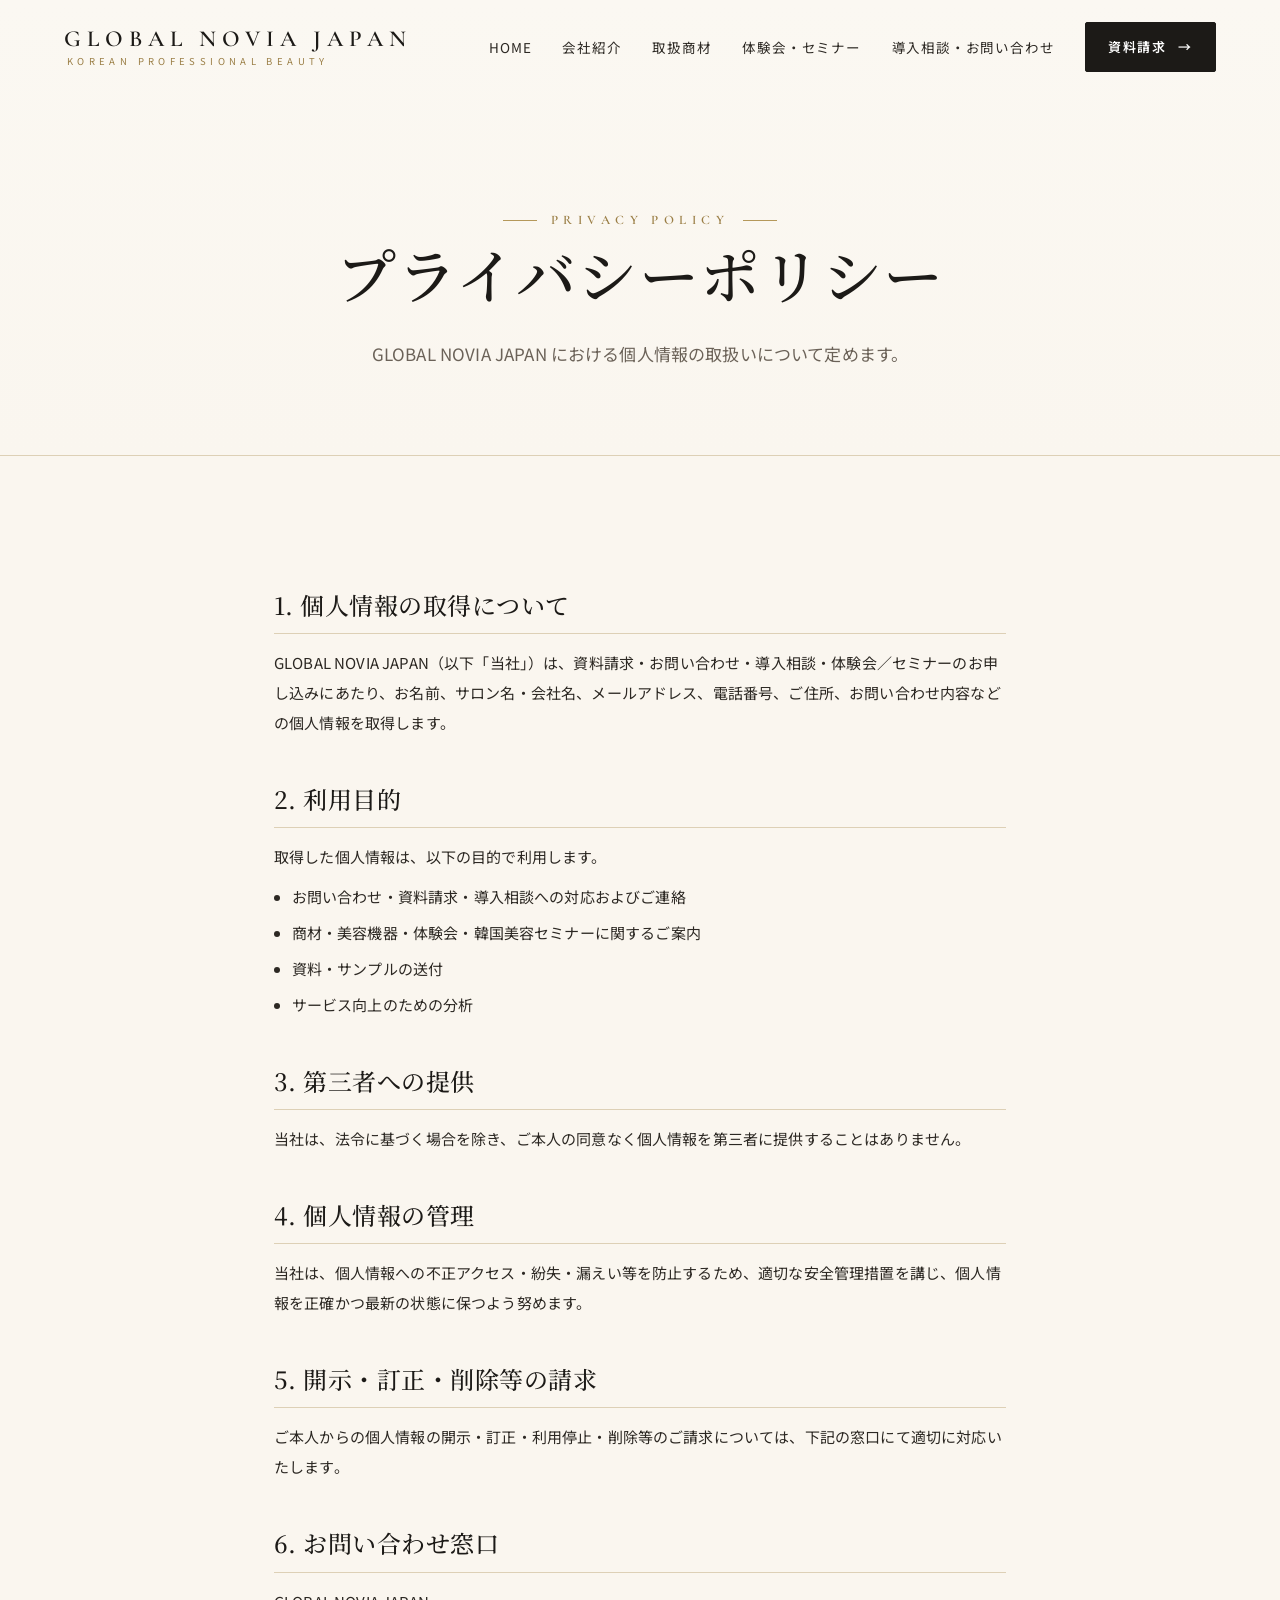
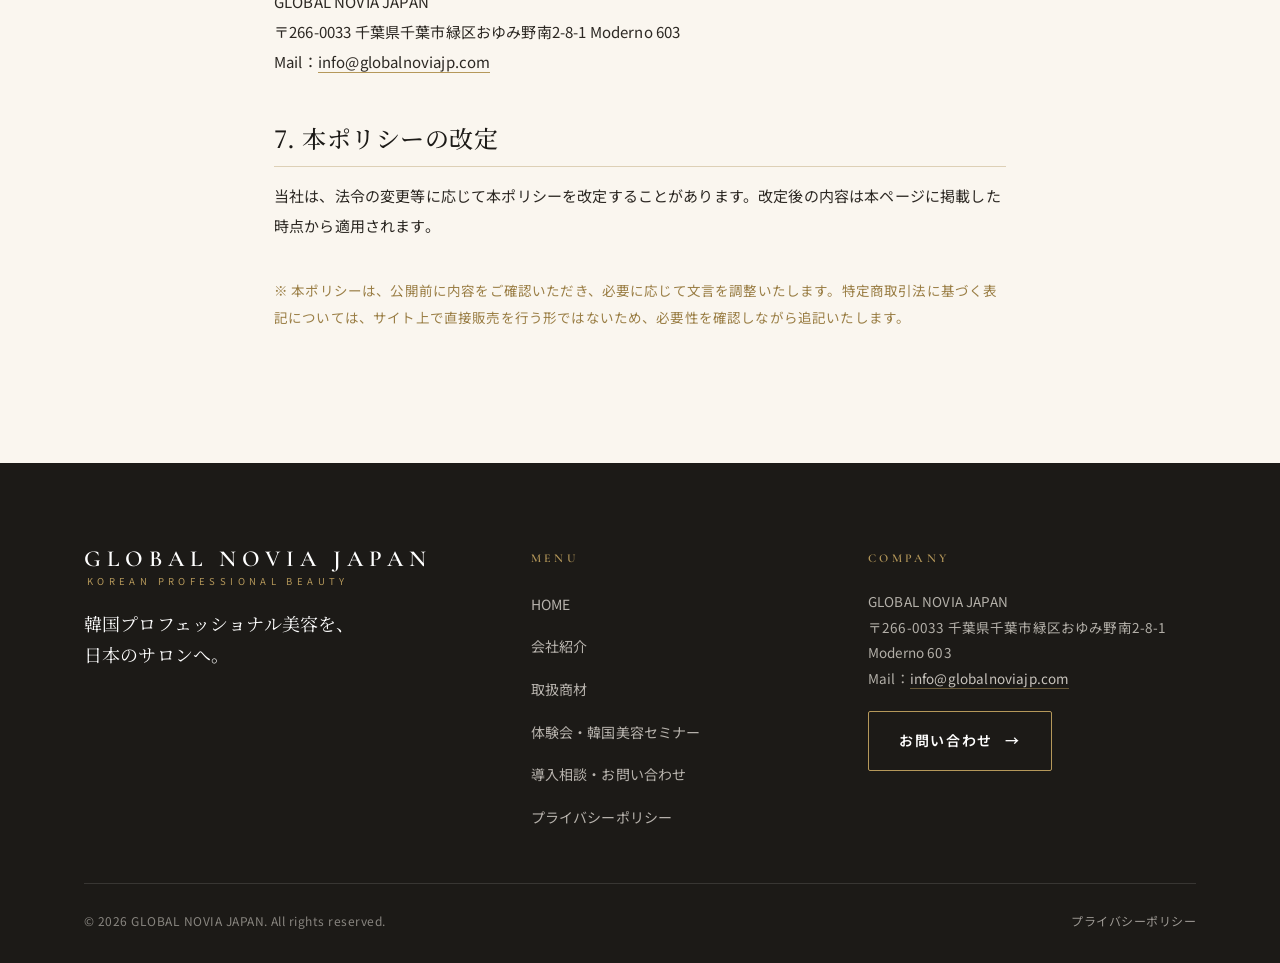
<file: privacy.html>
<!doctype html>
<html lang="ja">
<head>
<meta charset="utf-8" />
<meta name="viewport" content="width=device-width, initial-scale=1" />
<title>プライバシーポリシー｜GLOBAL NOVIA JAPAN</title>
<meta name="description" content="GLOBAL NOVIA JAPAN の個人情報の取扱いについて。資料請求・お問い合わせフォームで取得する個人情報の利用目的・管理方針を記載しています。" />
<meta name="robots" content="all" />
<meta property="og:title" content="プライバシーポリシー｜GLOBAL NOVIA JAPAN" />
<meta property="og:type" content="website" />
<meta property="og:locale" content="ja_JP" />
<link rel="preconnect" href="https://fonts.googleapis.com" />
<link rel="preconnect" href="https://fonts.gstatic.com" crossorigin />
<link href="https://fonts.googleapis.com/css2?family=Cormorant+Garamond:wght@500;600&family=Noto+Sans+JP:wght@400;500;700&family=Noto+Serif+JP:wght@400;500;600&display=swap" rel="stylesheet" />
<link rel="stylesheet" href="css/site.css" />
<style>
  .legal { max-width: 860px; }
  .legal h2 { font-size: clamp(19px,2vw,24px); margin: 44px 0 14px; padding-bottom: 12px; border-bottom: 1px solid var(--line); }
  .legal h2:first-of-type { margin-top: 0; }
  .legal p, .legal li { color: var(--ink-soft); font-size: 15px; line-height: 2; }
  .legal ul { margin: 10px 0 0 1.1em; }
  .legal ul li { margin-bottom: 6px; }
  .legal .tbd { color: var(--gold-deep); font-size: 13.5px; }
</style>
</head>
<body>

<header class="site-header">
  <a href="index.html" class="brand" aria-label="GLOBAL NOVIA JAPAN">
    <span class="bn">GLOBAL NOVIA JAPAN</span>
    <span class="bs">Korean Professional Beauty</span>
  </a>
  <nav class="nav" aria-label="メインメニュー">
    <a class="navlink" href="index.html">HOME</a>
    <a class="navlink" href="about.html">会社紹介</a>
    <a class="navlink" href="products.html">取扱商材</a>
    <a class="navlink" href="seminar.html">体験会・セミナー</a>
    <a class="navlink" href="contact.html">導入相談・お問い合わせ</a>
    <a class="btn" href="contact.html#shiryo">資料請求 <span class="ar">→</span></a>
  </nav>
  <button class="burger" aria-label="メニュー" aria-expanded="false"><span></span><span></span><span></span></button>
</header>

<section class="page-hero">
  <div class="wrap">
    <span class="eyebrow is-center reveal">Privacy Policy</span>
    <h1 class="h-display reveal d1">プライバシーポリシー</h1>
    <p class="lead is-center reveal d2">GLOBAL NOVIA JAPAN における個人情報の取扱いについて定めます。</p>
  </div>
</section>

<section class="section">
  <div class="wrap legal reveal">
    <h2>1. 個人情報の取得について</h2>
    <p>GLOBAL NOVIA JAPAN（以下「当社」）は、資料請求・お問い合わせ・導入相談・体験会／セミナーのお申し込みにあたり、お名前、サロン名・会社名、メールアドレス、電話番号、ご住所、お問い合わせ内容などの個人情報を取得します。</p>

    <h2>2. 利用目的</h2>
    <p>取得した個人情報は、以下の目的で利用します。</p>
    <ul>
      <li>お問い合わせ・資料請求・導入相談への対応およびご連絡</li>
      <li>商材・美容機器・体験会・韓国美容セミナーに関するご案内</li>
      <li>資料・サンプルの送付</li>
      <li>サービス向上のための分析</li>
    </ul>

    <h2>3. 第三者への提供</h2>
    <p>当社は、法令に基づく場合を除き、ご本人の同意なく個人情報を第三者に提供することはありません。</p>

    <h2>4. 個人情報の管理</h2>
    <p>当社は、個人情報への不正アクセス・紛失・漏えい等を防止するため、適切な安全管理措置を講じ、個人情報を正確かつ最新の状態に保つよう努めます。</p>

    <h2>5. 開示・訂正・削除等の請求</h2>
    <p>ご本人からの個人情報の開示・訂正・利用停止・削除等のご請求については、下記の窓口にて適切に対応いたします。</p>

    <h2>6. お問い合わせ窓口</h2>
    <p>
      GLOBAL NOVIA JAPAN<br>
      <span data-cms="site.address">〒266-0033 千葉県千葉市緑区おゆみ野南2-8-1 Moderno 603</span><br>
      Mail：<a href="mailto:info@globalnoviajp.com" style="border-bottom:1px solid var(--gold)">info@globalnoviajp.com</a>
    </p>

    <h2>7. 本ポリシーの改定</h2>
    <p>当社は、法令の変更等に応じて本ポリシーを改定することがあります。改定後の内容は本ページに掲載した時点から適用されます。</p>

    <p class="tbd" style="margin-top:36px">※ 本ポリシーは、公開前に内容をご確認いただき、必要に応じて文言を調整いたします。特定商取引法に基づく表記については、サイト上で直接販売を行う形ではないため、必要性を確認しながら追記いたします。</p>
  </div>
</section>

<footer class="site-footer">
  <div class="wrap">
    <div class="footer-top">
      <div>
        <span class="brand"><span class="bn">GLOBAL NOVIA JAPAN</span><span class="bs">Korean Professional Beauty</span></span>
        <p class="footer-tag">韓国プロフェッショナル美容を、<br>日本のサロンへ。</p>
      </div>
      <div class="footer-col">
        <h4>Menu</h4>
        <ul>
          <li><a href="index.html">HOME</a></li>
          <li><a href="about.html">会社紹介</a></li>
          <li><a href="products.html">取扱商材</a></li>
          <li><a href="seminar.html">体験会・韓国美容セミナー</a></li>
          <li><a href="contact.html">導入相談・お問い合わせ</a></li>
          <li><a href="privacy.html">プライバシーポリシー</a></li>
        </ul>
      </div>
      <div class="footer-col footer-info">
        <h4>Company</h4>
        <p>
          GLOBAL NOVIA JAPAN<br>
          <span data-cms="site.address">〒266-0033 千葉県千葉市緑区おゆみ野南2-8-1 Moderno 603</span><br>
          Mail：<a href="mailto:info@globalnoviajp.com" data-cms="site.email" data-cms-href="site.email" data-cms-href-prefix="mailto:">info@globalnoviajp.com</a>
        </p>
        <a class="btn btn--gold" style="color:#fff;border-color:var(--gold)" href="contact.html">お問い合わせ <span class="ar">→</span></a>
      </div>
    </div>
    <div class="footer-bottom">
      <span>© <span data-year>2026</span> GLOBAL NOVIA JAPAN. All rights reserved.</span>
      <span><a href="privacy.html">プライバシーポリシー</a></span>
    </div>
  </div>
</footer>
<script src="js/site.js"></script>
<script src="js/cms.js"></script>
</body>
</html>
</file>
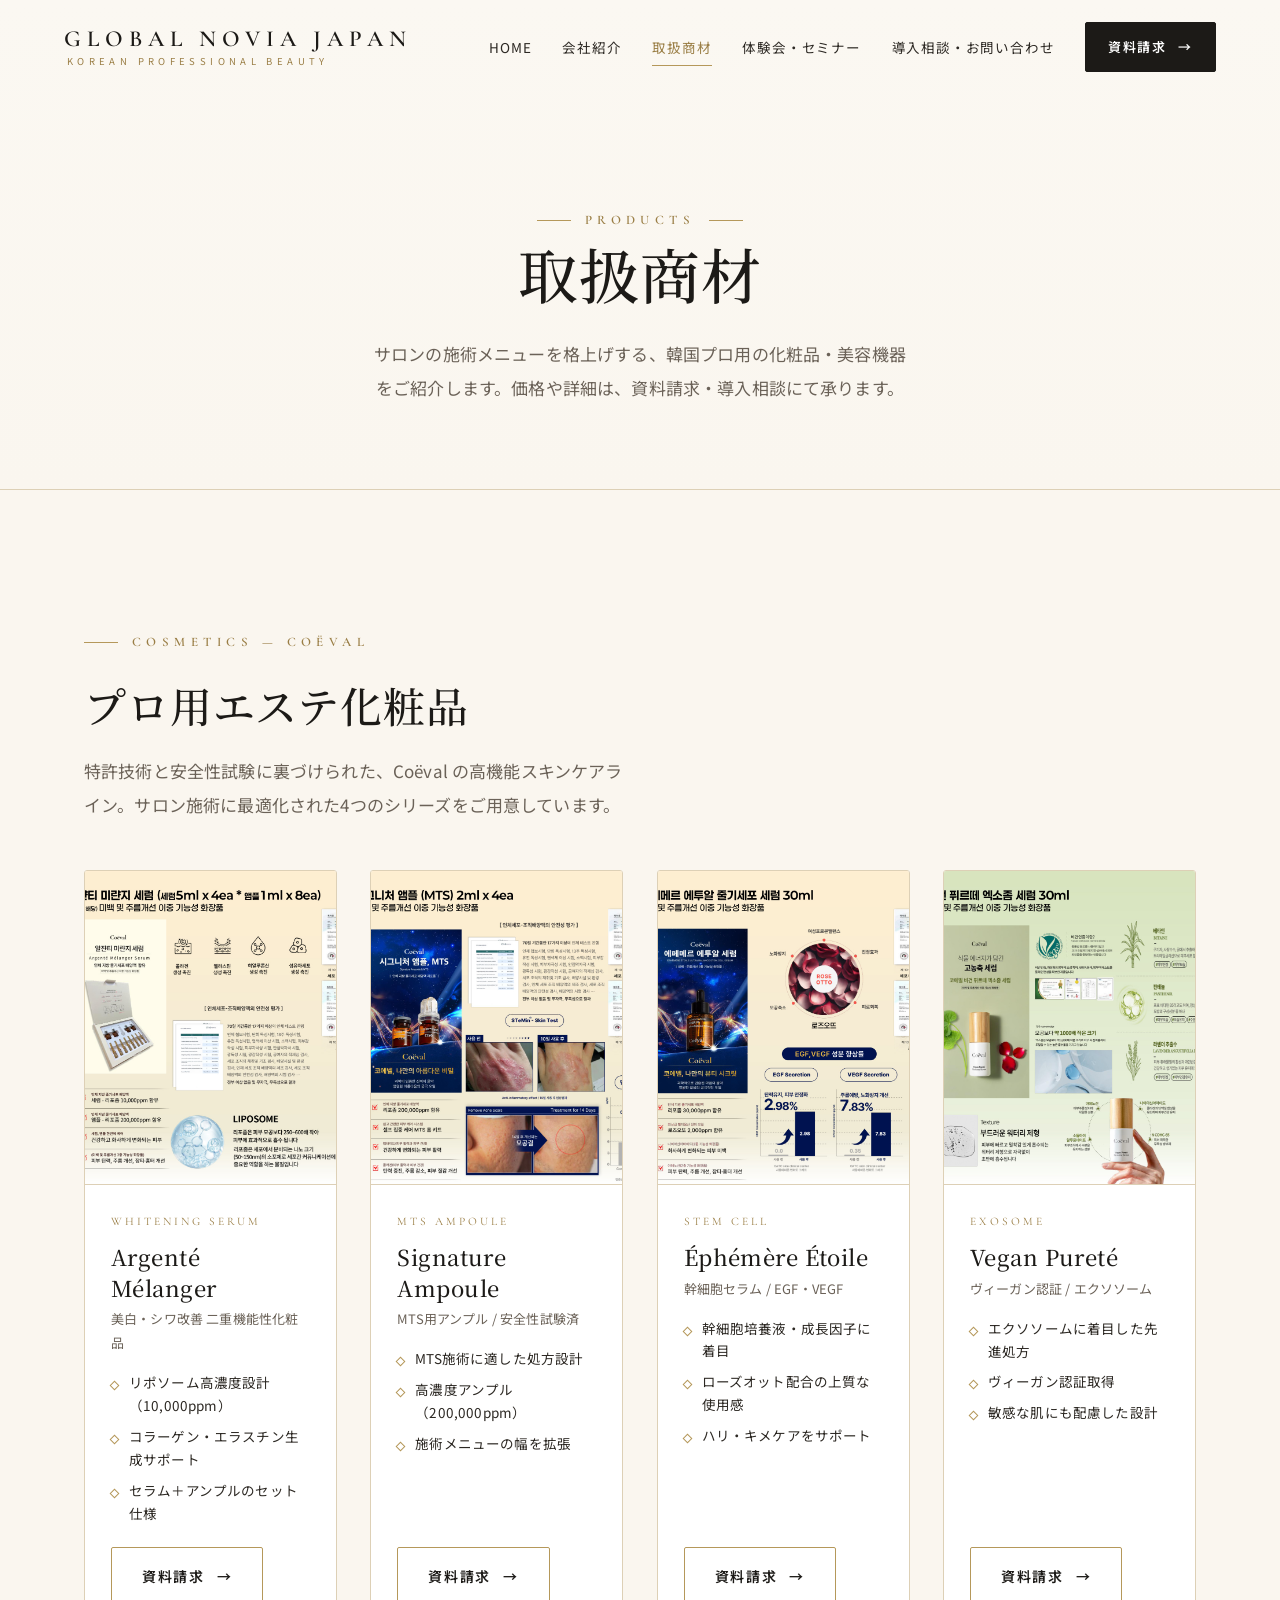
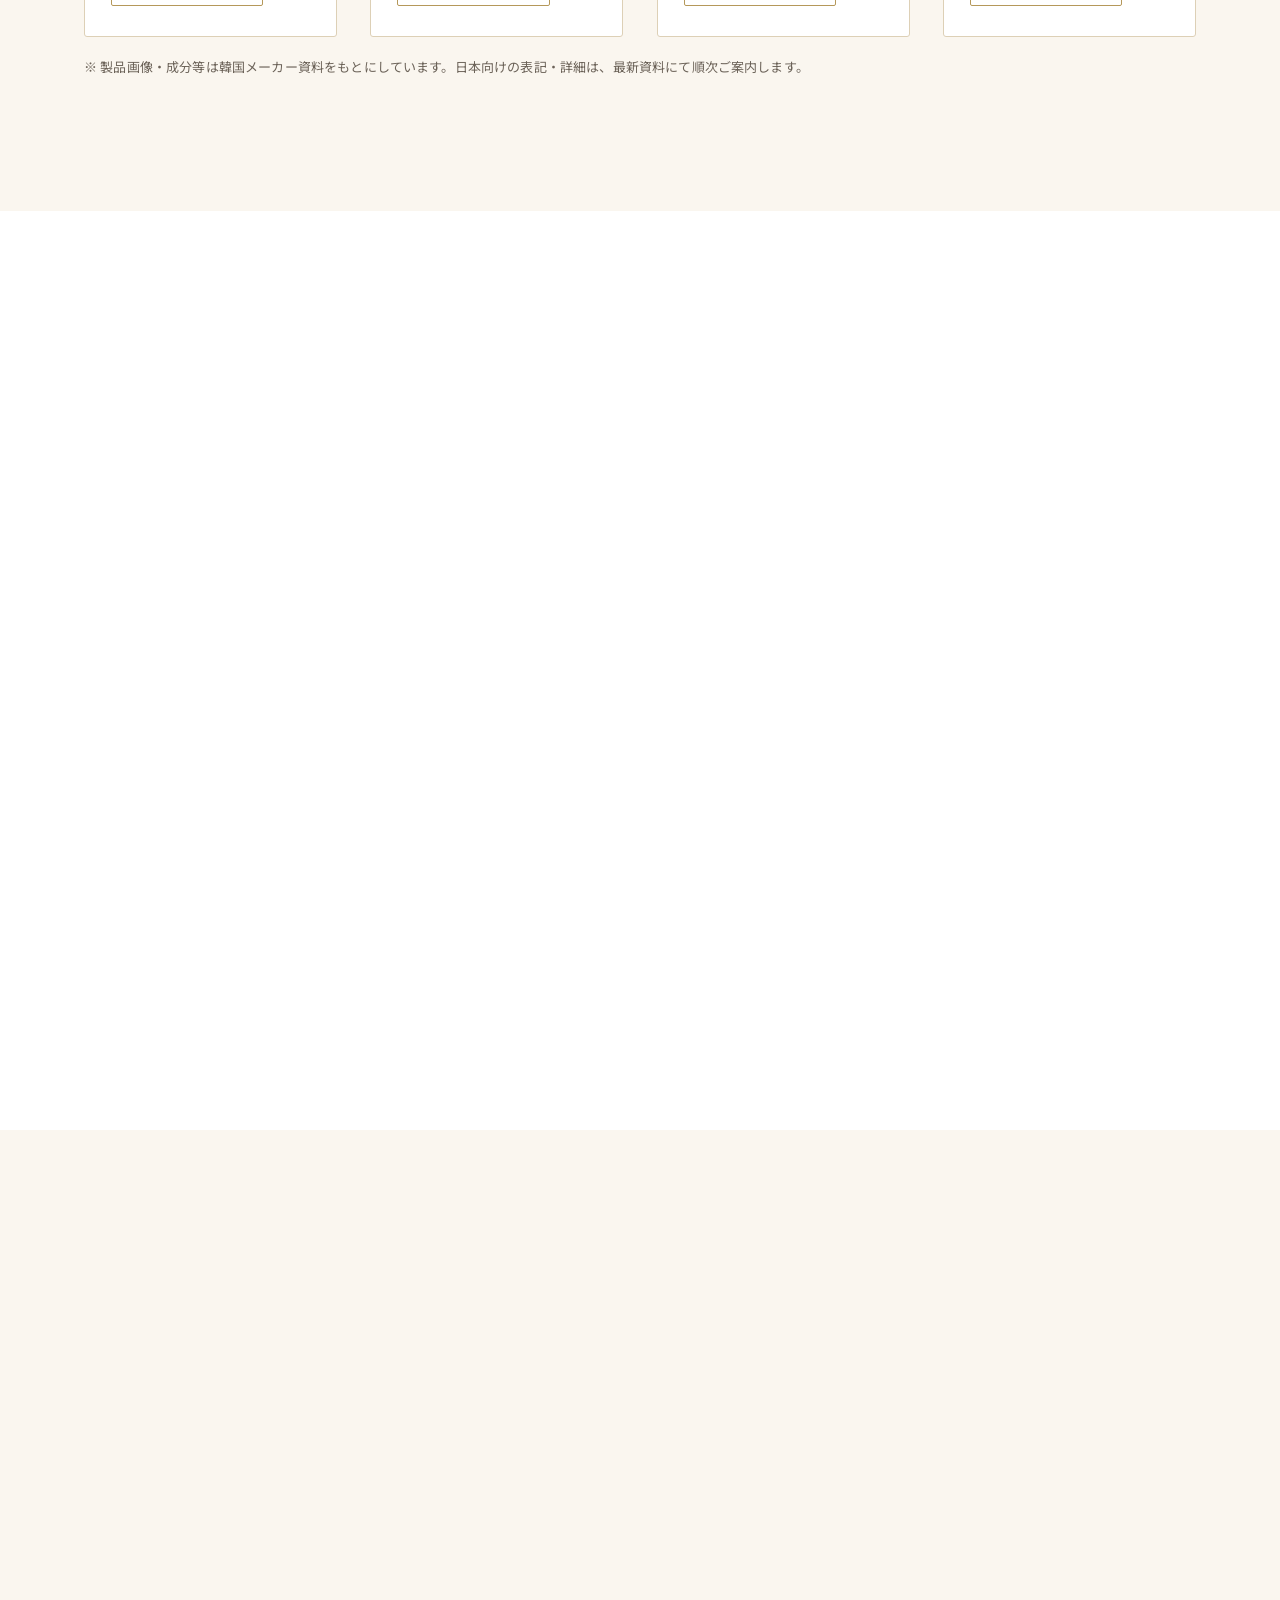
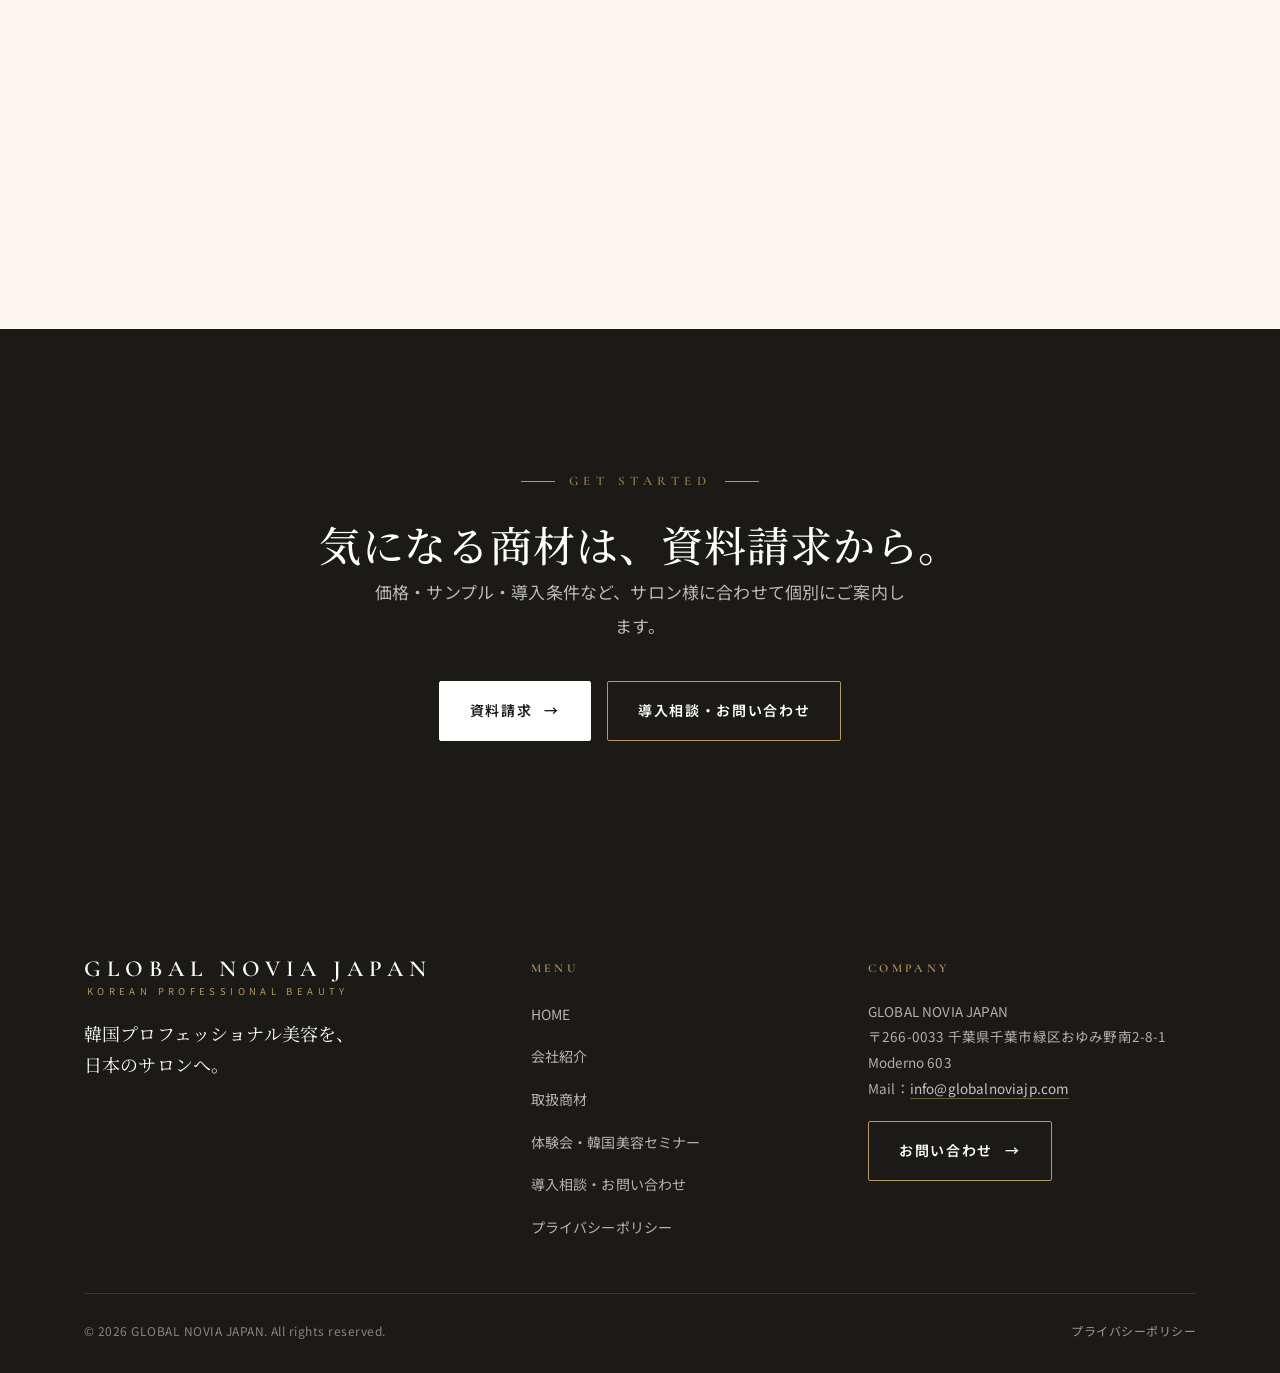
<file: products.html>
<!doctype html>
<html lang="ja">
<head>
<meta charset="utf-8" />
<meta name="viewport" content="width=device-width, initial-scale=1" />
<title>取扱商材｜韓国プロ用化粧品・美容機器｜GLOBAL NOVIA JAPAN</title>
<meta name="description" content="Coëval をはじめとする韓国プロ用エステ化粧品、Ariderma / MCT Therapy 美容機器など、サロン向け業務用商材をご紹介します。資料請求・導入相談を承ります。" />
<meta name="keywords" content="韓国プロ用化粧品,業務用エステ化粧品,Coëval,エクソソーム サロン,幹細胞 セラム,Ariderma,MCT Therapy,美容機器 導入相談" />
<meta property="og:title" content="取扱商材｜韓国プロ用化粧品・美容機器｜GLOBAL NOVIA JAPAN" />
<meta property="og:type" content="website" />
<meta property="og:locale" content="ja_JP" />
<link rel="preconnect" href="https://fonts.googleapis.com" />
<link rel="preconnect" href="https://fonts.gstatic.com" crossorigin />
<link href="https://fonts.googleapis.com/css2?family=Cormorant+Garamond:wght@500;600&family=Noto+Sans+JP:wght@400;500;700&family=Noto+Serif+JP:wght@400;500;600&display=swap" rel="stylesheet" />
<link rel="stylesheet" href="css/site.css" />
</head>
<body>

<header class="site-header">
  <a href="index.html" class="brand" aria-label="GLOBAL NOVIA JAPAN">
    <span class="bn">GLOBAL NOVIA JAPAN</span>
    <span class="bs">Korean Professional Beauty</span>
  </a>
  <nav class="nav" aria-label="メインメニュー">
    <a class="navlink" href="index.html">HOME</a>
    <a class="navlink" href="about.html">会社紹介</a>
    <a class="navlink" href="products.html" aria-current="page">取扱商材</a>
    <a class="navlink" href="seminar.html">体験会・セミナー</a>
    <a class="navlink" href="contact.html">導入相談・お問い合わせ</a>
    <a class="btn" href="contact.html#shiryo">資料請求 <span class="ar">→</span></a>
  </nav>
  <button class="burger" aria-label="メニュー" aria-expanded="false"><span></span><span></span><span></span></button>
</header>

<section class="page-hero">
  <div class="wrap">
    <span class="eyebrow is-center reveal">Products</span>
    <h1 class="h-display reveal d1">取扱商材</h1>
    <p class="lead is-center reveal d2">サロンの施術メニューを格上げする、韓国プロ用の化粧品・美容機器をご紹介します。価格や詳細は、資料請求・導入相談にて承ります。</p>
  </div>
</section>

<!-- 化粧品 / Coëval -->
<section class="section">
  <div class="wrap">
    <div class="sect-head reveal">
      <span class="eyebrow">Cosmetics — Coëval</span>
      <h2 class="h-sect">プロ用エステ化粧品</h2>
      <p class="lead" style="margin-top:18px">特許技術と安全性試験に裏づけられた、Coëval の高機能スキンケアライン。サロン施術に最適化された4つのシリーズをご用意しています。</p>
    </div>
    <div class="grid g-4 reveal d1" style="margin-top:48px">
      <article class="prod">
        <div class="ph"><img src="assets/products/coeval-argente.jpg" alt="Argenté Mélanger Serum（アルジャンテ ミラージュ セラム）" /></div>
        <div class="body">
          <span class="tag">Whitening Serum</span>
          <h3>Argenté Mélanger</h3>
          <span class="ja">美白・シワ改善 二重機能性化粧品</span>
          <ul>
            <li>リポソーム高濃度設計（10,000ppm）</li>
            <li>コラーゲン・エラスチン生成サポート</li>
            <li>セラム＋アンプルのセット仕様</li>
          </ul>
          <div class="foot"><a class="btn btn--gold" href="contact.html#shiryo">資料請求 <span class="ar">→</span></a></div>
        </div>
      </article>
      <article class="prod">
        <div class="ph"><img src="assets/products/coeval-signature.jpg" alt="Signature Ampoule（MTS用 シグネチャーアンプル）" /></div>
        <div class="body">
          <span class="tag">MTS Ampoule</span>
          <h3>Signature Ampoule</h3>
          <span class="ja">MTS用アンプル / 安全性試験済</span>
          <ul>
            <li>MTS施術に適した処方設計</li>
            <li>高濃度アンプル（200,000ppm）</li>
            <li>施術メニューの幅を拡張</li>
          </ul>
          <div class="foot"><a class="btn btn--gold" href="contact.html#shiryo">資料請求 <span class="ar">→</span></a></div>
        </div>
      </article>
      <article class="prod">
        <div class="ph"><img src="assets/products/coeval-ephemere.jpg" alt="Éphémère Étoile Stem Cell Serum（幹細胞セラム）" /></div>
        <div class="body">
          <span class="tag">Stem Cell</span>
          <h3>Éphémère Étoile</h3>
          <span class="ja">幹細胞セラム / EGF・VEGF</span>
          <ul>
            <li>幹細胞培養液・成長因子に着目</li>
            <li>ローズオット配合の上質な使用感</li>
            <li>ハリ・キメケアをサポート</li>
          </ul>
          <div class="foot"><a class="btn btn--gold" href="contact.html#shiryo">資料請求 <span class="ar">→</span></a></div>
        </div>
      </article>
      <article class="prod">
        <div class="ph"><img src="assets/products/coeval-vegan.jpg" alt="Vegan Pureté Exosome Serum（ヴィーガン エクソソームセラム）" /></div>
        <div class="body">
          <span class="tag">Exosome</span>
          <h3>Vegan Pureté</h3>
          <span class="ja">ヴィーガン認証 / エクソソーム</span>
          <ul>
            <li>エクソソームに着目した先進処方</li>
            <li>ヴィーガン認証取得</li>
            <li>敏感な肌にも配慮した設計</li>
          </ul>
          <div class="foot"><a class="btn btn--gold" href="contact.html#shiryo">資料請求 <span class="ar">→</span></a></div>
        </div>
      </article>
    </div>
    <p class="form-note reveal">※ 製品画像・成分等は韓国メーカー資料をもとにしています。日本向けの表記・詳細は、最新資料にて順次ご案内します。</p>
  </div>
</section>

<!-- 美容機器 -->
<section class="section alt" id="devices">
  <div class="wrap">
    <div class="split">
      <div class="reveal">
        <span class="eyebrow">Devices — Ariderma / MCT Therapy</span>
        <h2 class="h-sect">プロ用美容機器</h2>
        <p class="lead" style="margin-top:22px">ATPエネルギーに着目した次世代ケア「MCT Therapy（Ariderma）」をはじめ、韓国プロ用美容機器をご提案します。施術メニューの差別化に。</p>
        <p class="lead" style="margin-top:16px">機器のスペック・導入条件は、導入相談にて個別にご案内します。</p>
        <div class="btn-row" style="margin-top:30px">
          <a class="btn btn--ghost" href="contact.html">導入相談・お問い合わせ <span class="ar">→</span></a>
        </div>
      </div>
      <div class="fig editorial reveal d1" style="border:1px solid var(--line);border-radius:3px;overflow:hidden;aspect-ratio:4/5;display:grid;place-items:center;background:linear-gradient(150deg,var(--beige-soft),var(--beige))">
        <div class="mk">Ariderma<small>MCT Therapy — ATP Energy Care</small></div>
      </div>
    </div>
  </div>
</section>

<!-- 取扱予定 -->
<section class="section">
  <div class="wrap">
    <div class="sect-head reveal">
      <span class="eyebrow">Coming Soon</span>
      <h2 class="h-sect">導入予定の美容機器</h2>
      <p class="lead" style="margin-top:18px">今後の取り扱いを予定している美容機器です。正式な詳細が確定するまでは「導入予定」としてご案内しています。最新情報はお問い合わせください。</p>
    </div>
    <div class="grid g-3 reveal d1" style="margin-top:44px">
      <article class="card"><span class="idx">予定</span><h3>導入予定の美容機器 A</h3><p>韓国プロ用の次世代美容機器を選定中です。詳細が確定次第、こちらでご案内します。</p></article>
      <article class="card"><span class="idx">予定</span><h3>導入予定の美容機器 B</h3><p>サロンメニューの幅を広げる機器を順次拡充予定です。ご要望もお気軽にご相談ください。</p></article>
      <article class="card"><span class="idx">予定</span><h3>導入予定の美容機器 C</h3><p>取り扱い決定後、スペック・導入条件をご案内します。導入相談にて先行情報もお伝えできます。</p></article>
    </div>
  </div>
</section>

<section class="section cta-band">
  <div class="wrap reveal">
    <span class="eyebrow is-center">Get Started</span>
    <h2 class="h-sect">気になる商材は、資料請求から。</h2>
    <p class="lead">価格・サンプル・導入条件など、サロン様に合わせて個別にご案内します。</p>
    <div class="btn-row is-center">
      <a class="btn btn--light" href="contact.html#shiryo">資料請求 <span class="ar">→</span></a>
      <a class="btn btn--gold" style="color:#fff;border-color:var(--gold)" href="contact.html">導入相談・お問い合わせ</a>
    </div>
  </div>
</section>

<footer class="site-footer">
  <div class="wrap">
    <div class="footer-top">
      <div>
        <span class="brand"><span class="bn">GLOBAL NOVIA JAPAN</span><span class="bs">Korean Professional Beauty</span></span>
        <p class="footer-tag">韓国プロフェッショナル美容を、<br>日本のサロンへ。</p>
      </div>
      <div class="footer-col">
        <h4>Menu</h4>
        <ul>
          <li><a href="index.html">HOME</a></li>
          <li><a href="about.html">会社紹介</a></li>
          <li><a href="products.html">取扱商材</a></li>
          <li><a href="seminar.html">体験会・韓国美容セミナー</a></li>
          <li><a href="contact.html">導入相談・お問い合わせ</a></li>
          <li><a href="privacy.html">プライバシーポリシー</a></li>
        </ul>
      </div>
      <div class="footer-col footer-info">
        <h4>Company</h4>
        <p>
          GLOBAL NOVIA JAPAN<br>
          <span data-cms="site.address">〒266-0033 千葉県千葉市緑区おゆみ野南2-8-1 Moderno 603</span><br>
          Mail：<a href="mailto:info@globalnoviajp.com" data-cms="site.email" data-cms-href="site.email" data-cms-href-prefix="mailto:">info@globalnoviajp.com</a>
        </p>
        <a class="btn btn--gold" style="color:#fff;border-color:var(--gold)" href="contact.html">お問い合わせ <span class="ar">→</span></a>
      </div>
    </div>
    <div class="footer-bottom">
      <span>© <span data-year>2026</span> GLOBAL NOVIA JAPAN. All rights reserved.</span>
      <span><a href="privacy.html">プライバシーポリシー</a></span>
    </div>
  </div>
</footer>
<script src="js/site.js"></script>
<script src="js/cms.js"></script>
</body>
</html>
</file>
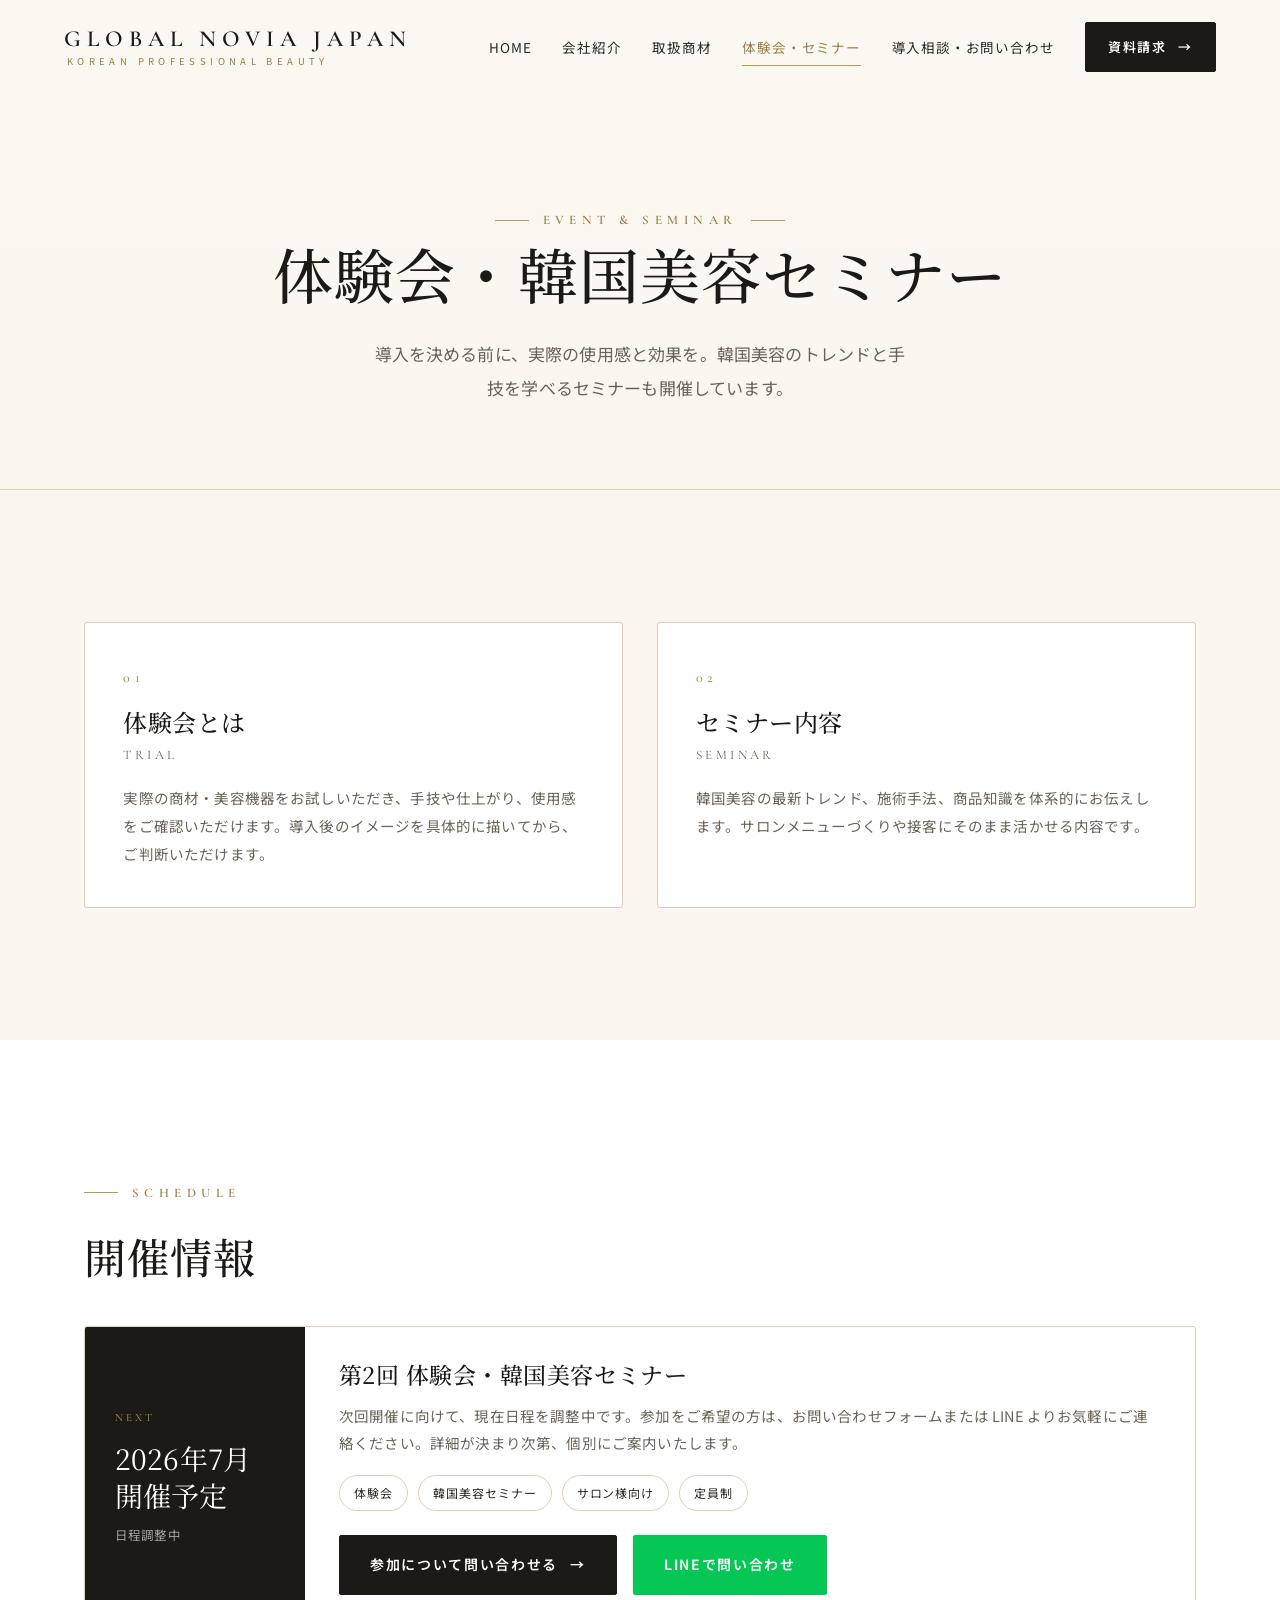
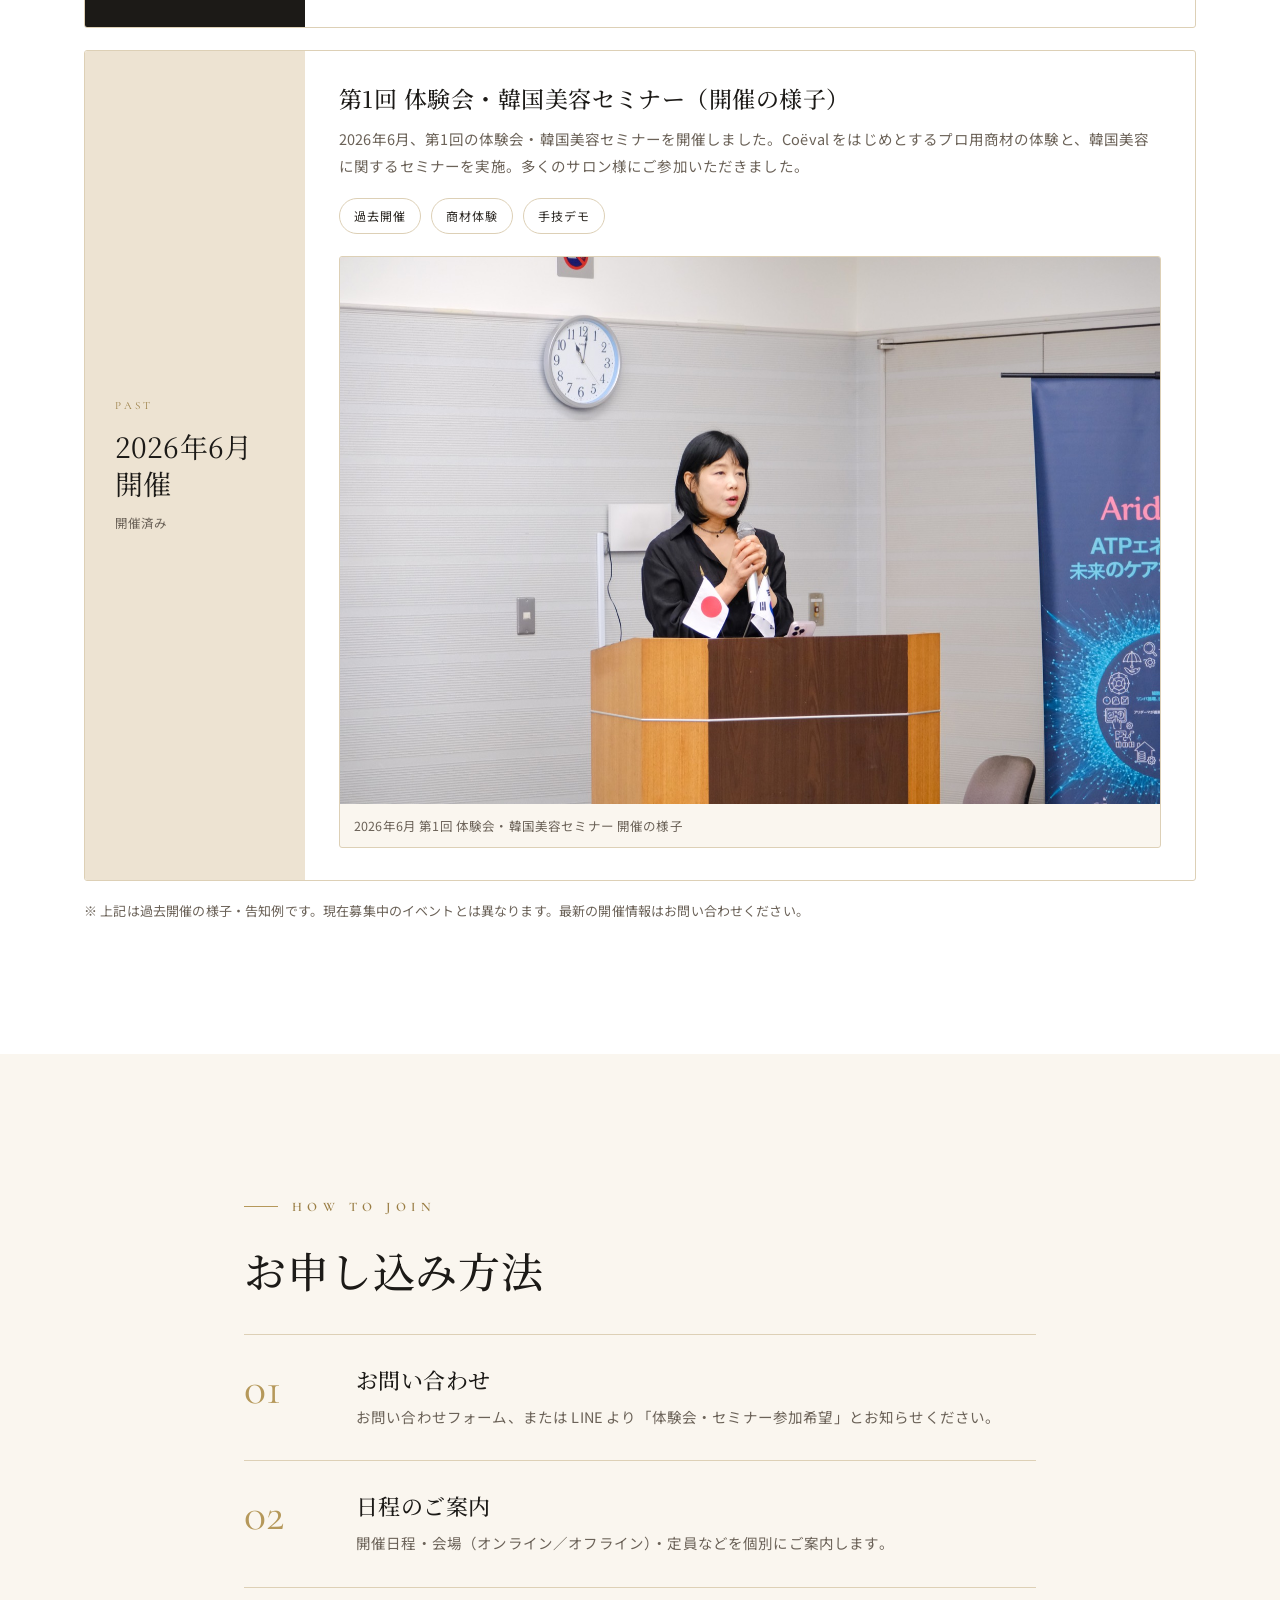
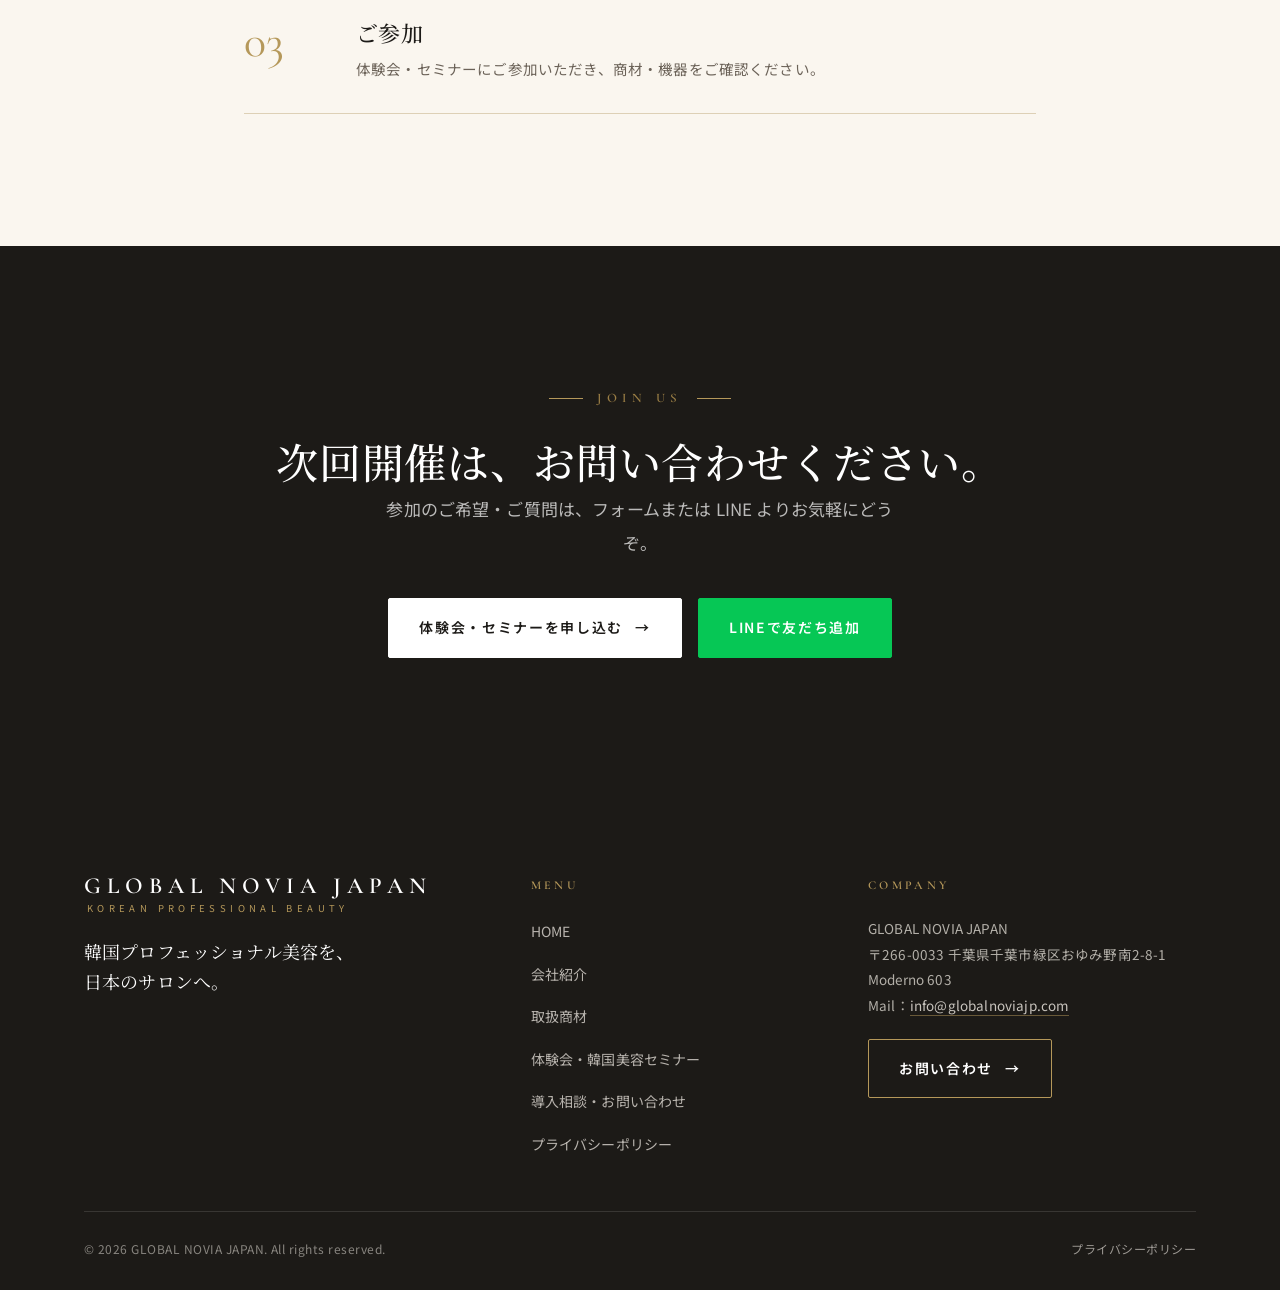
<file: seminar.html>
<!doctype html>
<html lang="ja">
<head>
<meta charset="utf-8" />
<meta name="viewport" content="width=device-width, initial-scale=1" />
<title>体験会・韓国美容セミナー｜GLOBAL NOVIA JAPAN</title>
<meta name="description" content="商材・美容機器の体験会、韓国美容セミナーのご案内。サロンメニュー導入前に、使用感や手技をお試しいただけます。次回は2026年7月開催予定（日程調整中）。" />
<meta name="keywords" content="韓国美容セミナー,体験会,エステ サロン 導入,韓国 美容 手技,GLOBAL NOVIA JAPAN" />
<meta property="og:title" content="体験会・韓国美容セミナー｜GLOBAL NOVIA JAPAN" />
<meta property="og:type" content="website" />
<meta property="og:locale" content="ja_JP" />
<link rel="preconnect" href="https://fonts.googleapis.com" />
<link rel="preconnect" href="https://fonts.gstatic.com" crossorigin />
<link href="https://fonts.googleapis.com/css2?family=Cormorant+Garamond:wght@500;600&family=Noto+Sans+JP:wght@400;500;700&family=Noto+Serif+JP:wght@400;500;600&display=swap" rel="stylesheet" />
<link rel="stylesheet" href="css/site.css" />
</head>
<body>

<header class="site-header">
  <a href="index.html" class="brand" aria-label="GLOBAL NOVIA JAPAN">
    <span class="bn">GLOBAL NOVIA JAPAN</span>
    <span class="bs">Korean Professional Beauty</span>
  </a>
  <nav class="nav" aria-label="メインメニュー">
    <a class="navlink" href="index.html">HOME</a>
    <a class="navlink" href="about.html">会社紹介</a>
    <a class="navlink" href="products.html">取扱商材</a>
    <a class="navlink" href="seminar.html" aria-current="page">体験会・セミナー</a>
    <a class="navlink" href="contact.html">導入相談・お問い合わせ</a>
    <a class="btn" href="contact.html#shiryo">資料請求 <span class="ar">→</span></a>
  </nav>
  <button class="burger" aria-label="メニュー" aria-expanded="false"><span></span><span></span><span></span></button>
</header>

<section class="page-hero">
  <div class="wrap">
    <span class="eyebrow is-center reveal">Event &amp; Seminar</span>
    <h1 class="h-display reveal d1">体験会・韓国美容セミナー</h1>
    <p class="lead is-center reveal d2">導入を決める前に、実際の使用感と効果を。韓国美容のトレンドと手技を学べるセミナーも開催しています。</p>
  </div>
</section>

<!-- 体験会とは / セミナー内容 -->
<section class="section">
  <div class="wrap">
    <div class="grid g-2 reveal">
      <article class="card">
        <span class="idx">01</span>
        <h3>体験会とは</h3>
        <span class="en">Trial</span>
        <p>実際の商材・美容機器をお試しいただき、手技や仕上がり、使用感をご確認いただけます。導入後のイメージを具体的に描いてから、ご判断いただけます。</p>
      </article>
      <article class="card">
        <span class="idx">02</span>
        <h3>セミナー内容</h3>
        <span class="en">Seminar</span>
        <p>韓国美容の最新トレンド、施術手法、商品知識を体系的にお伝えします。サロンメニューづくりや接客にそのまま活かせる内容です。</p>
      </article>
    </div>
  </div>
</section>

<!-- 開催情報 -->
<section class="section alt">
  <div class="wrap">
    <div class="sect-head reveal">
      <span class="eyebrow">Schedule</span>
      <h2 class="h-sect">開催情報</h2>
    </div>

    <!-- 次回 -->
    <div class="event-card reveal d1" style="margin-top:40px">
      <div class="when">
        <span class="badge">Next</span>
        <span class="date" data-cms="seminar.nextDate">2026年<br>7月 開催予定</span>
        <span class="st" data-cms="seminar.nextStatus">日程調整中</span>
      </div>
      <div class="det">
        <h3>第2回 体験会・韓国美容セミナー</h3>
        <p data-cms="seminar.nextDesc">次回開催に向けて、現在日程を調整中です。参加をご希望の方は、お問い合わせフォームまたは LINE よりお気軽にご連絡ください。詳細が決まり次第、個別にご案内いたします。</p>
        <div class="tags"><span>体験会</span><span>韓国美容セミナー</span><span>サロン様向け</span><span>定員制</span></div>
        <div class="btn-row" style="margin-top:24px">
          <a class="btn" href="contact.html">参加について問い合わせる <span class="ar">→</span></a>
          <a class="btn btn--line" href="https://lin.ee/RwCKSSE" data-cms-href="site.lineUrl" target="_blank" rel="noopener">LINEで問い合わせ</a>
        </div>
      </div>
    </div>

    <!-- 過去開催 -->
    <div class="event-card reveal d2" style="margin-top:22px">
      <div class="when" style="background:var(--beige);color:var(--ink)">
        <span class="badge" style="color:var(--gold-deep)">Past</span>
        <span class="date" style="color:var(--ink)" data-cms="seminar.pastDate">2026年<br>6月 開催</span>
        <span class="st" style="color:var(--sub)">開催済み</span>
      </div>
      <div class="det">
        <h3>第1回 体験会・韓国美容セミナー（開催の様子）</h3>
        <p data-cms="seminar.pastDesc">2026年6月、第1回の体験会・韓国美容セミナーを開催しました。Coëval をはじめとするプロ用商材の体験と、韓国美容に関するセミナーを実施。多くのサロン様にご参加いただきました。</p>
        <div class="tags"><span>過去開催</span><span>商材体験</span><span>手技デモ</span></div>
        <figure class="event-photo">
          <img src="assets/seminar-2026-06.jpg" data-cms-src="seminar.pastPhoto" alt="2026年6月 第1回 体験会・韓国美容セミナーの開催の様子" loading="lazy" />
          <figcaption>2026年6月 第1回 体験会・韓国美容セミナー 開催の様子</figcaption>
        </figure>
      </div>
    </div>

    <p class="form-note reveal">※ 上記は過去開催の様子・告知例です。現在募集中のイベントとは異なります。最新の開催情報はお問い合わせください。</p>
  </div>
</section>

<!-- 申込の流れ -->
<section class="section">
  <div class="wrap" style="max-width:920px">
    <div class="sect-head reveal">
      <span class="eyebrow">How to Join</span>
      <h2 class="h-sect">お申し込み方法</h2>
    </div>
    <div class="steps reveal d1" style="margin-top:34px">
      <div class="step"><span class="no">01</span><div><h3>お問い合わせ</h3><p>お問い合わせフォーム、または LINE より「体験会・セミナー参加希望」とお知らせください。</p></div></div>
      <div class="step"><span class="no">02</span><div><h3>日程のご案内</h3><p>開催日程・会場（オンライン／オフライン）・定員などを個別にご案内します。</p></div></div>
      <div class="step"><span class="no">03</span><div><h3>ご参加</h3><p>体験会・セミナーにご参加いただき、商材・機器をご確認ください。</p></div></div>
    </div>
  </div>
</section>

<section class="section cta-band">
  <div class="wrap reveal">
    <span class="eyebrow is-center">Join Us</span>
    <h2 class="h-sect">次回開催は、お問い合わせください。</h2>
    <p class="lead">参加のご希望・ご質問は、フォームまたは LINE よりお気軽にどうぞ。</p>
    <div class="btn-row is-center">
      <a class="btn btn--light" href="contact.html">体験会・セミナーを申し込む <span class="ar">→</span></a>
      <a class="btn btn--line" href="https://lin.ee/RwCKSSE" data-cms-href="site.lineUrl" target="_blank" rel="noopener">LINEで友だち追加</a>
    </div>
  </div>
</section>

<footer class="site-footer">
  <div class="wrap">
    <div class="footer-top">
      <div>
        <span class="brand"><span class="bn">GLOBAL NOVIA JAPAN</span><span class="bs">Korean Professional Beauty</span></span>
        <p class="footer-tag">韓国プロフェッショナル美容を、<br>日本のサロンへ。</p>
      </div>
      <div class="footer-col">
        <h4>Menu</h4>
        <ul>
          <li><a href="index.html">HOME</a></li>
          <li><a href="about.html">会社紹介</a></li>
          <li><a href="products.html">取扱商材</a></li>
          <li><a href="seminar.html">体験会・韓国美容セミナー</a></li>
          <li><a href="contact.html">導入相談・お問い合わせ</a></li>
          <li><a href="privacy.html">プライバシーポリシー</a></li>
        </ul>
      </div>
      <div class="footer-col footer-info">
        <h4>Company</h4>
        <p>
          GLOBAL NOVIA JAPAN<br>
          <span data-cms="site.address">〒266-0033 千葉県千葉市緑区おゆみ野南2-8-1 Moderno 603</span><br>
          Mail：<a href="mailto:info@globalnoviajp.com" data-cms="site.email" data-cms-href="site.email" data-cms-href-prefix="mailto:">info@globalnoviajp.com</a>
        </p>
        <a class="btn btn--gold" style="color:#fff;border-color:var(--gold)" href="contact.html">お問い合わせ <span class="ar">→</span></a>
      </div>
    </div>
    <div class="footer-bottom">
      <span>© <span data-year>2026</span> GLOBAL NOVIA JAPAN. All rights reserved.</span>
      <span><a href="privacy.html">プライバシーポリシー</a></span>
    </div>
  </div>
</footer>
<script src="js/site.js"></script>
<script src="js/cms.js"></script>
</body>
</html>
</file>
<file: css/site.css>
/* ============================================================
   GLOBAL NOVIA JAPAN — 共通デザインシステム
   白 / ベージュ / ゴールド / ブラック ・ BtoB高級トーン
   参考: MINORI（大留白・明朝・編集的）/ Coëval（ゴールド調）
   ============================================================ */

:root {
  --white:      #ffffff;
  --cream:      #faf6ef;   /* 主背景 */
  --beige:      #ede3d2;   /* 区块/卡片 */
  --beige-soft: #f3ece0;
  --line:       #ddd0b6;   /* 描边・分割线 */
  --gold:       #b5985a;   /* 强调金 */
  --gold-deep:  #9a7e45;
  --ink:        #1c1a17;   /* 标题・正文・页脚底 */
  --ink-soft:   #2c2823;
  --sub:        #6b6258;   /* 次要文字 */
  --red:        #b7322b;   /* ロゴ赤・极少量点缀 */

  --serif: "Noto Serif JP", "Hiragino Mincho ProN", "Yu Mincho", serif;
  --sans:  "Noto Sans JP", -apple-system, "Hiragino Kaku Gothic ProN", "Yu Gothic", sans-serif;
  --latin: "Cormorant Garamond", "Noto Serif JP", serif;

  --maxw: 1240px;
  --pad: clamp(20px, 5vw, 64px);
  --sect: clamp(72px, 11vw, 132px);
  --ease: cubic-bezier(.22, .61, .36, 1);
}

*, *::before, *::after { box-sizing: border-box; margin: 0; padding: 0; }
html { scroll-behavior: smooth; -webkit-text-size-adjust: 100%; }
body {
  font-family: var(--sans);
  background: var(--cream);
  color: var(--ink);
  line-height: 1.85;
  font-size: 16px;
  font-weight: 400;
  letter-spacing: .01em;
  -webkit-font-smoothing: antialiased;
  -moz-osx-font-smoothing: grayscale;
  overflow-x: hidden;
}
img { max-width: 100%; display: block; }
a { color: inherit; text-decoration: none; }
::selection { background: var(--gold); color: #fff; }

/* ---------- layout helpers ---------- */
.wrap { max-width: var(--maxw); margin-inline: auto; padding-inline: var(--pad); }
.section { padding-block: var(--sect); }
.center { text-align: center; }

/* ---------- type ---------- */
.eyebrow {
  font-family: var(--latin);
  font-size: 13px;
  font-weight: 600;
  letter-spacing: .42em;
  text-transform: uppercase;
  color: var(--gold-deep);
  display: inline-flex;
  align-items: center;
  gap: 14px;
}
.eyebrow::before {
  content: "";
  width: 34px; height: 1px;
  background: var(--gold);
}
.eyebrow.is-center::after {
  content: "";
  width: 34px; height: 1px;
  background: var(--gold);
}
.eyebrow.is-center { justify-content: center; }

h1, h2, h3 { font-family: var(--serif); font-weight: 500; line-height: 1.38; letter-spacing: .02em; }
.h-display {
  font-size: clamp(30px, 5.4vw, 60px);
  line-height: 1.34;
  font-weight: 500;
}
.h-sect {
  font-size: clamp(26px, 3.6vw, 42px);
  line-height: 1.42;
  margin-top: 22px;
}
.lead {
  font-size: clamp(15px, 1.4vw, 17px);
  color: var(--sub);
  line-height: 2;
  max-width: 60ch;
}
.lead.is-center { margin-inline: auto; }

/* ---------- buttons ---------- */
.btn {
  --b: var(--ink);
  display: inline-flex; align-items: center; gap: 12px;
  font-family: var(--sans);
  font-size: 14px; font-weight: 600; letter-spacing: .12em;
  padding: 16px 30px;
  border: 1px solid var(--b);
  background: var(--ink);
  color: #fff;
  border-radius: 2px;
  cursor: pointer;
  transition: all .4s var(--ease);
  position: relative;
}
.btn .ar { transition: transform .4s var(--ease); }
.btn:hover { background: #000; border-color: var(--gold); }
.btn:hover .ar { transform: translateX(5px); }
.btn--gold { background: transparent; color: var(--ink); border-color: var(--gold); }
.btn--gold:hover { background: var(--gold); color: #fff; border-color: var(--gold); }
.btn--ghost { background: transparent; color: var(--ink); border-color: var(--line); }
.btn--ghost:hover { border-color: var(--ink); background: var(--ink); color: #fff; }
.btn--light { background: #fff; color: var(--ink); border-color: #fff; }
.btn--light:hover { background: var(--gold); border-color: var(--gold); color: #fff; }
.btn--line { background: #06c755; color: #fff; border-color: #06c755; }
.btn--line:hover { background: #05b34c; border-color: #05b34c; color: #fff; }
.event-photo { margin-top: 22px; border: 1px solid var(--line); border-radius: 3px; overflow: hidden; background: var(--cream); }
.event-photo img { width: 100%; height: auto; display: block; }
.event-photo figcaption { font-size: 12.5px; color: var(--sub); padding: 10px 14px; }
.line-qr { width: 130px; height: 130px; border: 1px solid var(--line); padding: 8px; background: #fff; border-radius: 4px; margin-top: 12px; display: block; }
.btn-row { display: flex; flex-wrap: wrap; gap: 16px; }
.btn-row.is-center { justify-content: center; }

/* ============================================================
   HEADER
   ============================================================ */
.site-header {
  position: fixed; inset: 0 0 auto 0; z-index: 100;
  display: flex; align-items: center; justify-content: space-between;
  padding: 22px var(--pad);
  transition: background .5s var(--ease), padding .5s var(--ease), box-shadow .5s var(--ease);
}
.site-header.scrolled {
  background: rgba(250, 246, 239, .92);
  backdrop-filter: blur(12px); -webkit-backdrop-filter: blur(12px);
  padding-block: 14px;
  box-shadow: 0 1px 0 var(--line);
}
.brand { display: flex; flex-direction: column; line-height: 1.1; }
.brand .bn {
  font-family: var(--latin);
  font-size: clamp(18px, 2.2vw, 23px);
  font-weight: 600; letter-spacing: .26em;
  color: var(--ink);
}
.brand .bn b { color: var(--red); font-weight: 600; }
.brand .bs {
  font-size: 9.5px; letter-spacing: .46em; text-transform: uppercase;
  color: var(--gold-deep); margin-top: 4px; padding-left: 3px;
}
.nav { display: flex; align-items: center; gap: clamp(18px, 2.4vw, 38px); }
.nav a.navlink {
  font-size: 13.5px; letter-spacing: .06em; color: var(--ink-soft);
  position: relative; padding-block: 6px;
}
.nav a.navlink::after {
  content: ""; position: absolute; left: 0; bottom: 0; height: 1px; width: 0;
  background: var(--gold); transition: width .4s var(--ease);
}
.nav a.navlink:hover::after, .nav a.navlink[aria-current="page"]::after { width: 100%; }
.nav a.navlink[aria-current="page"] { color: var(--gold-deep); }
.nav .btn { padding: 12px 22px; font-size: 13px; }

.burger { display: none; width: 42px; height: 42px; border: 1px solid var(--line); background: transparent; border-radius: 2px; cursor: pointer; position: relative; }
.burger span { position: absolute; left: 11px; right: 11px; height: 1.5px; background: var(--ink); transition: .35s var(--ease); }
.burger span:nth-child(1) { top: 15px; }
.burger span:nth-child(2) { top: 21px; }
.burger span:nth-child(3) { top: 27px; }
body.menu-open .burger span:nth-child(1) { top: 21px; transform: rotate(45deg); }
body.menu-open .burger span:nth-child(2) { opacity: 0; }
body.menu-open .burger span:nth-child(3) { top: 21px; transform: rotate(-45deg); }

/* ============================================================
   HERO
   ============================================================ */
.hero {
  position: relative; min-height: 100svh;
  display: flex; align-items: center;
  padding-top: 120px; padding-bottom: 80px;
  background: linear-gradient(180deg, #fbf8f2 0%, var(--cream) 60%, var(--beige-soft) 100%);
  overflow: hidden;
}
.hero::before { /* gold ring flourish */
  content: ""; position: absolute; right: -14vw; top: 50%; transform: translateY(-50%);
  width: 62vw; height: 62vw; max-width: 760px; max-height: 760px;
  border: 1px solid var(--line); border-radius: 50%;
  background: radial-gradient(circle at 38% 34%, rgba(181,152,90,.10), transparent 62%);
  pointer-events: none;
}
.hero::after {
  content: ""; position: absolute; right: calc(-14vw + 60px); top: 50%; transform: translateY(-50%);
  width: 52vw; height: 52vw; max-width: 620px; max-height: 620px;
  border: 1px solid rgba(181,152,90,.34); border-radius: 50%; pointer-events: none;
}
.hero .wrap { position: relative; z-index: 2; width: 100%; }
.hero-inner { max-width: 600px; }

/* hero side visual */
.nav-overlay { display: none; }
.hero-visual {
  position: absolute; right: 0; top: 50%; transform: translateY(-50%);
  width: min(33vw, 400px); aspect-ratio: 3/4; z-index: 2; margin: 0;
  border: 1px solid var(--gold); border-radius: 4px; overflow: hidden;
  box-shadow: 0 46px 90px -44px rgba(28,26,23,.55);
  animation: floatY 7s ease-in-out infinite;
}
.hero-visual img { width: 100%; height: 100%; object-fit: cover; object-position: 26% center; transition: transform 1.2s var(--ease); }
.hero-visual:hover img { transform: scale(1.05); }
.hero-visual figcaption {
  position: absolute; inset: auto 0 0 0; padding: 30px 18px 16px;
  background: linear-gradient(transparent, rgba(28,26,23,.78));
  color: #fff; font-family: var(--latin); letter-spacing: .2em; text-transform: uppercase; font-size: 11px;
}
@keyframes floatY { 0%,100%{transform:translateY(-50%)} 50%{transform:translateY(calc(-50% - 14px))} }

/* trust strip */
.trust-strip { background: var(--ink); color: #fff; padding-block: clamp(22px, 3vw, 30px); }
.trust-grid { display: grid; grid-template-columns: repeat(4, 1fr); align-items: center; }
.trust-grid > div { display: flex; flex-direction: column; gap: 7px; text-align: center; padding: 6px 14px; border-left: 1px solid rgba(255,255,255,.13); }
.trust-grid > div:first-child { border-left: 0; }
.trust-grid .en { font-family: var(--latin); letter-spacing: .26em; text-transform: uppercase; font-size: 11px; color: var(--gold); }
.trust-grid .ja { font-family: var(--serif); font-size: clamp(15px, 1.6vw, 18px); color: #fff; }
@media (max-width: 640px) {
  .trust-grid { grid-template-columns: repeat(2, 1fr); gap: 22px 6px; }
  .trust-grid > div:nth-child(3) { border-left: 0; }
}
.hero h1 { margin-top: 26px; }
.hero h1 .jp { display: block; font-size: clamp(30px, 5.6vw, 62px); line-height: 1.4; }
.hero h1 .accent { color: var(--gold-deep); }
.hero .lead { margin-top: 30px; }
.hero .btn-row { margin-top: 44px; }
.hero-meta {
  position: absolute; left: var(--pad); bottom: 38px; z-index: 2;
  font-family: var(--latin); letter-spacing: .3em; font-size: 12px; color: var(--sub);
  text-transform: uppercase;
}
.scrollcue { position: absolute; left: 50%; bottom: 30px; transform: translateX(-50%); z-index: 2; display: flex; flex-direction: column; align-items: center; gap: 8px; color: var(--sub); }
.scrollcue .ln { width: 1px; height: 40px; background: linear-gradient(var(--gold), transparent); animation: cue 1.8s var(--ease) infinite; }
@keyframes cue { 0%{transform:scaleY(.3);transform-origin:top;opacity:.4} 50%{transform:scaleY(1);opacity:1} 100%{transform:scaleY(.3);transform-origin:bottom;opacity:.4} }

/* page hero (sub pages) */
.page-hero {
  padding-top: clamp(140px, 18vw, 200px); padding-bottom: clamp(48px, 7vw, 84px);
  background: linear-gradient(180deg, #fbf8f2, var(--cream));
  border-bottom: 1px solid var(--line);
  text-align: center;
}
.page-hero .lead { margin-top: 24px; margin-inline: auto; }

/* ============================================================
   GENERIC BLOCKS
   ============================================================ */
.alt { background: var(--white); }
.dark { background: var(--ink); color: #f4efe7; }
.dark .lead { color: rgba(244,239,231,.72); }
.dark .eyebrow { color: var(--gold); }
.dark h2 { color: #fff; }

.grid { display: grid; gap: clamp(20px, 2.6vw, 34px); }
.g-2 { grid-template-columns: repeat(2, 1fr); }
.g-3 { grid-template-columns: repeat(3, 1fr); }
.g-4 { grid-template-columns: repeat(4, 1fr); }

.sect-head { max-width: 64ch; }
.sect-head.is-center { margin-inline: auto; text-align: center; }
.sect-head .lead { margin-top: 20px; }

/* pillar / value cards */
.card {
  background: var(--white); border: 1px solid var(--line); border-radius: 3px;
  padding: clamp(28px, 3vw, 40px);
  transition: transform .5s var(--ease), box-shadow .5s var(--ease), border-color .5s var(--ease);
}
.card:hover { transform: translateY(-6px); box-shadow: 0 26px 50px -28px rgba(28,26,23,.32); border-color: var(--gold); }
.card .idx { font-family: var(--latin); font-size: 14px; letter-spacing: .3em; color: var(--gold-deep); }
.card h3 { font-size: clamp(19px, 2vw, 24px); margin-top: 14px; }
.card .en { font-family: var(--latin); font-size: 13px; letter-spacing: .26em; text-transform: uppercase; color: var(--sub); margin-top: 6px; }
.card p { margin-top: 16px; font-size: 14.5px; color: var(--sub); line-height: 1.95; }
.card .more { margin-top: 22px; font-size: 13px; letter-spacing: .1em; color: var(--gold-deep); display: inline-flex; gap: 8px; }
.card .more .ar { transition: transform .4s var(--ease); }
.card:hover .more .ar { transform: translateX(5px); }

/* problem list */
.problem-list { display: grid; gap: 0; border-top: 1px solid var(--line); margin-top: 40px; }
.problem-list li { list-style: none; display: flex; gap: 24px; align-items: baseline; padding: 26px 4px; border-bottom: 1px solid var(--line); }
.problem-list .q { font-family: var(--latin); color: var(--gold-deep); font-size: 15px; letter-spacing: .2em; flex: 0 0 auto; }
.problem-list .t { font-family: var(--serif); font-size: clamp(17px, 1.9vw, 22px); color: var(--ink); }

/* steps */
.steps { counter-reset: s; display: grid; gap: 0; }
.step { display: grid; grid-template-columns: 84px 1fr; gap: 28px; padding: 30px 0; border-bottom: 1px solid var(--line); align-items: start; }
.step:first-child { border-top: 1px solid var(--line); }
.step .no { font-family: var(--latin); font-size: clamp(32px, 4vw, 46px); color: var(--gold); line-height: 1; }
.step h3 { font-size: clamp(18px, 1.9vw, 22px); }
.step p { color: var(--sub); font-size: 14.5px; margin-top: 8px; }

/* reasons grid (bordered) */
.reasons { display: grid; grid-template-columns: repeat(4,1fr); border: 1px solid var(--line); border-radius: 3px; overflow: hidden; background: var(--white); }
.reasons > div { padding: clamp(26px, 3vw, 38px); border-right: 1px solid var(--line); border-bottom: 1px solid var(--line); }
.reasons .en { font-family: var(--latin); letter-spacing: .26em; text-transform: uppercase; color: var(--gold-deep); font-size: 12px; }
.reasons h3 { font-size: clamp(17px, 1.8vw, 21px); margin-top: 12px; }
.reasons p { color: var(--sub); font-size: 13.5px; margin-top: 10px; line-height: 1.9; }

/* product cards */
.prod { background: var(--white); border: 1px solid var(--line); border-radius: 3px; overflow: hidden; display: flex; flex-direction: column; transition: transform .5s var(--ease), box-shadow .5s var(--ease); }
.prod:hover { transform: translateY(-6px); box-shadow: 0 28px 54px -30px rgba(28,26,23,.34); }
.prod .ph { aspect-ratio: 4/5; background: var(--beige-soft); overflow: hidden; border-bottom: 1px solid var(--line); }
.prod .ph img { width: 100%; height: 100%; object-fit: cover; object-position: 18% center; transition: transform 1s var(--ease); }
.prod:hover .ph img { transform: scale(1.05); }
.prod .body { padding: 26px 26px 30px; display: flex; flex-direction: column; flex: 1; }
.prod .tag { font-family: var(--latin); font-size: 11.5px; letter-spacing: .26em; text-transform: uppercase; color: var(--gold-deep); }
.prod h3 { font-size: clamp(18px, 1.9vw, 22px); margin-top: 10px; }
.prod .ja { font-size: 13px; color: var(--sub); margin-top: 4px; }
.prod ul { margin-top: 16px; display: grid; gap: 8px; }
.prod ul li { list-style: none; font-size: 13.5px; color: var(--ink-soft); padding-left: 18px; position: relative; line-height: 1.7; }
.prod ul li::before { content: ""; position: absolute; left: 0; top: 11px; width: 7px; height: 7px; border: 1px solid var(--gold); transform: rotate(45deg); }
.prod .foot { margin-top: auto; padding-top: 22px; }

/* info table */
.info-table { width: 100%; border-collapse: collapse; border-top: 1px solid var(--line); }
.info-table th, .info-table td { text-align: left; padding: 20px 8px; border-bottom: 1px solid var(--line); vertical-align: top; font-size: 15px; }
.info-table th { width: 30%; font-family: var(--serif); font-weight: 500; color: var(--ink); white-space: nowrap; }
.info-table td { color: var(--sub); }
.tbd { color: var(--gold-deep); font-size: 13px; }

/* split / feature */
.split { display: grid; grid-template-columns: 1fr 1fr; gap: clamp(36px, 5vw, 80px); align-items: center; }
.split .fig { border: 1px solid var(--line); border-radius: 3px; overflow: hidden; aspect-ratio: 4/5; background: var(--beige); position: relative; }
.split .fig img { width: 100%; height: 100%; object-fit: cover; }
.split .fig.editorial { display: grid; place-items: center; background: linear-gradient(150deg, var(--beige-soft), var(--beige)); }
.split .fig.editorial .mk { font-family: var(--latin); font-size: clamp(34px, 5vw, 60px); letter-spacing: .12em; color: var(--gold-deep); text-align: center; }
.split .fig.editorial .mk small { display: block; font-size: 13px; letter-spacing: .4em; text-transform: uppercase; color: var(--sub); margin-top: 12px; }

/* event row */
.event-card { display: grid; grid-template-columns: 220px 1fr; gap: 0; border: 1px solid var(--line); border-radius: 3px; overflow: hidden; background: var(--white); }
.event-card .when { background: var(--ink); color: #fff; padding: 34px 30px; display: flex; flex-direction: column; justify-content: center; }
.event-card .when .badge { font-family: var(--latin); letter-spacing: .26em; text-transform: uppercase; font-size: 11px; color: var(--gold); }
.event-card .when .date { font-family: var(--serif); font-size: clamp(22px, 2.4vw, 28px); margin-top: 12px; line-height: 1.3; }
.event-card .when .st { font-size: 12.5px; color: rgba(255,255,255,.6); margin-top: 10px; }
.event-card .det { padding: 32px 34px; }
.event-card .det h3 { font-size: clamp(19px, 2vw, 23px); }
.event-card .det p { color: var(--sub); font-size: 14.5px; margin-top: 12px; }
.event-card .det .tags { display: flex; flex-wrap: wrap; gap: 10px; margin-top: 18px; }
.event-card .det .tags span { font-size: 12px; letter-spacing: .08em; border: 1px solid var(--line); padding: 6px 14px; border-radius: 999px; color: var(--ink-soft); }

/* cta band */
.cta-band { background: var(--ink); color: #fff; text-align: center; }
.cta-band h2 { color: #fff; }
.cta-band .lead { color: rgba(255,255,255,.7); margin-inline: auto; }
.cta-band .btn-row { margin-top: 38px; }

/* ============================================================
   FORMS
   ============================================================ */
.form-tabs { display: inline-flex; border: 1px solid var(--line); border-radius: 2px; overflow: hidden; margin-bottom: 40px; background: var(--white); }
.form-tabs button {
  font-family: var(--sans); font-size: 14px; font-weight: 600; letter-spacing: .08em;
  padding: 14px 28px; border: 0; background: transparent; color: var(--sub); cursor: pointer; transition: .35s var(--ease);
}
.form-tabs button[aria-selected="true"] { background: var(--ink); color: #fff; }
.form-panel { display: none; }
.form-panel.active { display: block; animation: fadeUp .5s var(--ease); }
@keyframes fadeUp { from { opacity: 0; transform: translateY(12px); } to { opacity: 1; transform: none; } }

.form-card { background: var(--white); border: 1px solid var(--line); border-radius: 4px; padding: clamp(28px, 4vw, 52px); }
.field { margin-bottom: 24px; }
.field label { display: block; font-size: 13.5px; font-weight: 600; letter-spacing: .04em; margin-bottom: 9px; color: var(--ink); }
.field .req { color: var(--red); font-size: 11px; margin-left: 8px; font-weight: 600; letter-spacing: .1em; }
.field .opt { color: var(--sub); font-size: 11px; margin-left: 8px; font-weight: 400; }
.field input, .field select, .field textarea {
  width: 100%; font-family: var(--sans); font-size: 15px; color: var(--ink);
  background: var(--cream); border: 1px solid var(--line); border-radius: 2px;
  padding: 14px 16px; transition: border-color .3s var(--ease), background .3s var(--ease);
}
.field textarea { min-height: 140px; resize: vertical; }
.field input:focus, .field select:focus, .field textarea:focus { outline: none; border-color: var(--gold); background: #fff; }
.field input.invalid, .field select.invalid, .field textarea.invalid { border-color: var(--red); }
.field .err { color: var(--red); font-size: 12.5px; margin-top: 7px; display: none; }
.field .err.show { display: block; }
.field-grid { display: grid; grid-template-columns: 1fr 1fr; gap: 0 24px; }
.checks { display: grid; gap: 12px; }
.checks label { display: flex; gap: 10px; align-items: flex-start; font-weight: 400; font-size: 14px; color: var(--ink-soft); cursor: pointer; }
.checks input { width: auto; margin-top: 5px; accent-color: var(--gold-deep); }
.agree { display: flex; gap: 11px; align-items: flex-start; font-size: 13.5px; color: var(--sub); margin: 6px 0 26px; }
.agree input { width: auto; margin-top: 4px; accent-color: var(--gold-deep); }
.agree a { color: var(--gold-deep); text-decoration: underline; }
.form-note { font-size: 13px; color: var(--sub); margin-top: 18px; line-height: 1.8; }
.form-ok { display: none; background: var(--beige-soft); border: 1px solid var(--gold); border-radius: 3px; padding: 24px 26px; margin-bottom: 28px; color: var(--ink); font-size: 14.5px; line-height: 1.8; }
.form-ok.show { display: block; animation: fadeUp .5s var(--ease); }

/* contact aside */
.contact-aside { display: grid; gap: 22px; }
.contact-aside .row { border-bottom: 1px solid var(--line); padding-bottom: 18px; }
.contact-aside .lbl { font-family: var(--latin); font-size: 12px; letter-spacing: .26em; text-transform: uppercase; color: var(--gold-deep); }
.contact-aside .val { font-size: 15.5px; margin-top: 8px; color: var(--ink); line-height: 1.7; }
.contact-aside .val a { color: var(--ink); border-bottom: 1px solid var(--gold); }

/* ============================================================
   FOOTER
   ============================================================ */
.site-footer { background: var(--ink); color: rgba(244,239,231,.7); padding-block: clamp(56px, 7vw, 84px) 30px; }
.footer-top { display: grid; grid-template-columns: 1.4fr 1fr 1.2fr; gap: clamp(34px, 5vw, 72px); padding-bottom: 52px; border-bottom: 1px solid rgba(255,255,255,.12); }
.site-footer .brand .bn { color: #fff; }
.site-footer .brand .bn b { color: var(--red); }
.site-footer .brand .bs { color: var(--gold); }
.footer-tag { font-family: var(--serif); color: #fff; font-size: 18px; line-height: 1.7; margin-top: 22px; max-width: 30ch; }
.footer-col h4 { font-family: var(--latin); font-size: 12px; letter-spacing: .28em; text-transform: uppercase; color: var(--gold); margin-bottom: 20px; font-weight: 600; }
.footer-col ul { list-style: none; display: grid; gap: 13px; }
.footer-col ul a { font-size: 14px; color: rgba(244,239,231,.72); transition: color .3s var(--ease); }
.footer-col ul a:hover { color: #fff; }
.footer-info p { font-size: 13.5px; line-height: 1.9; }
.footer-info a { color: rgba(244,239,231,.8); border-bottom: 1px solid rgba(181,152,90,.5); }
.footer-info .btn { margin-top: 20px; }
.footer-bottom { display: flex; flex-wrap: wrap; justify-content: space-between; gap: 14px; padding-top: 26px; font-size: 12px; letter-spacing: .04em; color: rgba(244,239,231,.5); }
.footer-bottom a { color: rgba(244,239,231,.6); }
.footer-bottom a:hover { color: var(--gold); }

/* ============================================================
   SCROLL REVEAL
   ============================================================ */
.reveal { opacity: 0; transform: translateY(28px); transition: opacity 1s var(--ease), transform 1s var(--ease); }
.reveal.in { opacity: 1; transform: none; }
.reveal.d1 { transition-delay: .1s; }
.reveal.d2 { transition-delay: .2s; }
.reveal.d3 { transition-delay: .3s; }
@media (prefers-reduced-motion: reduce) {
  .reveal { opacity: 1; transform: none; transition: none; }
  html { scroll-behavior: auto; }
  .scrollcue .ln { animation: none; }
  .hero-visual { animation: none; }
}

/* ============================================================
   RESPONSIVE
   ============================================================ */
@media (max-width: 1024px) {
  .footer-top { grid-template-columns: 1fr 1fr; }
  .reasons { grid-template-columns: repeat(2, 1fr); }
}
@media (max-width: 980px) {
  .hero-visual { display: none; }
  .hero-inner { max-width: 640px; }
}
@media (max-width: 860px) {
  .nav { position: fixed; inset: 0 0 0 auto; width: min(82vw, 340px); height: 100svh; background: var(--cream);
    flex-direction: column; align-items: flex-start; justify-content: flex-start; gap: 4px;
    padding: 96px 38px 40px; overflow-y: auto; -webkit-overflow-scrolling: touch;
    transform: translateX(100%); transition: transform .5s var(--ease);
    box-shadow: -24px 0 70px -30px rgba(0,0,0,.45); z-index: 90; }
  body.menu-open .nav { transform: none; }
  .nav-overlay { position: fixed; inset: 0; background: rgba(28,26,23,.5); backdrop-filter: blur(2px); -webkit-backdrop-filter: blur(2px);
    opacity: 0; visibility: hidden; transition: opacity .45s var(--ease), visibility .45s var(--ease); z-index: 85; }
  body.menu-open .nav-overlay { opacity: 1; visibility: visible; }
  .nav a.navlink { font-size: 18px; font-family: var(--serif); padding-block: 12px; }
  .nav .btn { margin-top: 16px; }
  .burger { display: block; z-index: 95; }
  .g-3, .g-4 { grid-template-columns: repeat(2, 1fr); }
  .split { grid-template-columns: 1fr; }
  .split .fig { aspect-ratio: 16/11; max-height: 420px; }
  .event-card { grid-template-columns: 1fr; }
  .field-grid { grid-template-columns: 1fr; }
  .footer-top { grid-template-columns: 1fr; }
  .step { grid-template-columns: 60px 1fr; gap: 18px; }
}
@media (max-width: 540px) {
  body { font-size: 15px; }
  .g-2, .g-3, .g-4 { grid-template-columns: 1fr; }
  .reasons { grid-template-columns: 1fr; }
  .info-table th { width: 38%; font-size: 14px; }
  .hero::before, .hero::after { opacity: .5; }
  .menu-open .nav { width: 100%; }

  /* tighter rhythm + full-width tap targets on phones */
  :root { --sect: 56px; }
  .section { padding-block: var(--sect); }
  .site-header { padding: 16px 20px; }
  .btn-row { gap: 12px; }
  .btn-row .btn { width: 100%; justify-content: center; }
  .btn { padding: 15px 24px; }
  .hero { min-height: auto; padding-top: 130px; padding-bottom: 64px; }
  .hero h1 .jp { line-height: 1.32; }
  .hero-meta { display: none; }
  .h-sect { line-height: 1.4; }
  .info-table th, .info-table td { display: block; width: 100%; }
  .info-table th { border-bottom: 0; padding-bottom: 4px; }
  .info-table td { padding-top: 0; }
  .form-card { padding: 22px 18px; }
  .form-tabs { display: flex; width: 100%; }
  .form-tabs button { flex: 1; padding: 13px 10px; font-size: 13px; }
  .event-card .when { padding: 26px 24px; }
  .contact-aside { margin-top: 8px; }
  .reasons > div { border-right: 0; }
}
@media (max-width: 380px) {
  .brand .bn { font-size: 17px; letter-spacing: .2em; }
  .brand .bs { letter-spacing: .34em; font-size: 9px; }
  .hero h1 .jp { font-size: 27px; }
}
</file>
